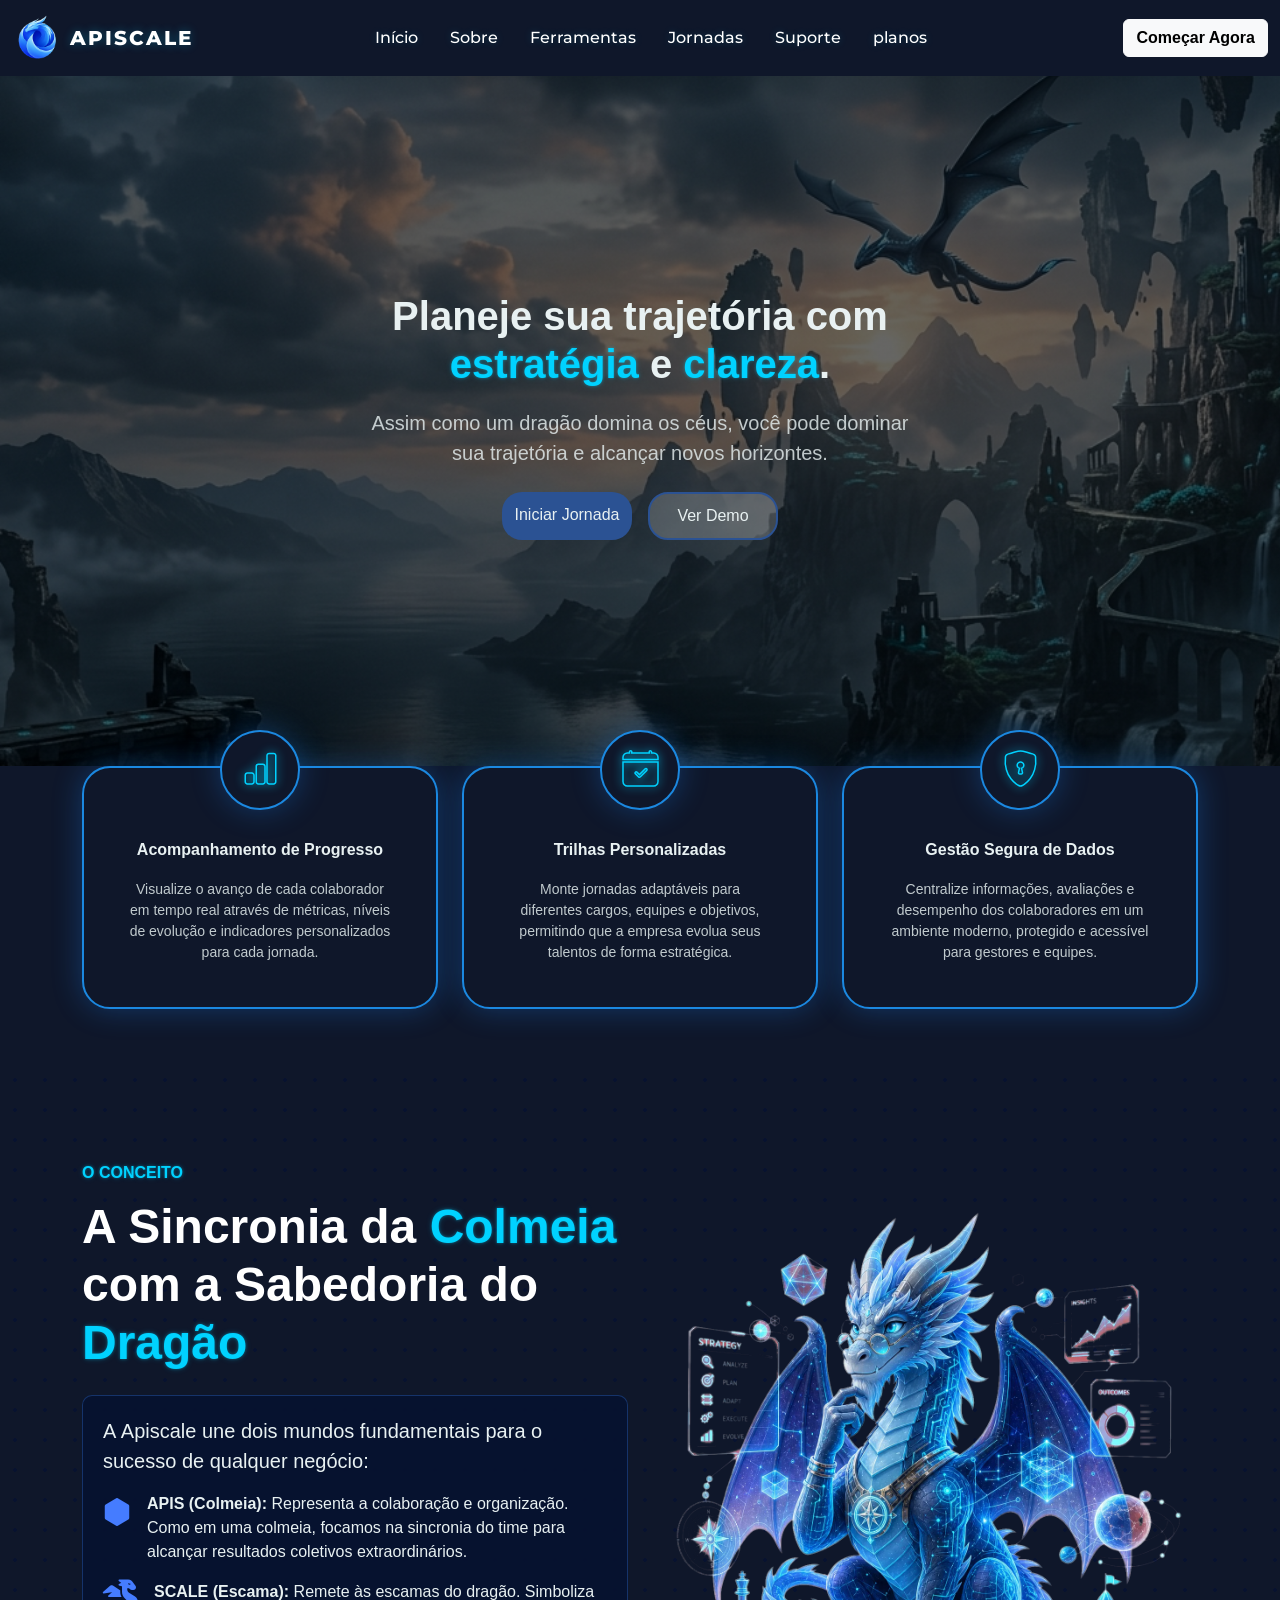
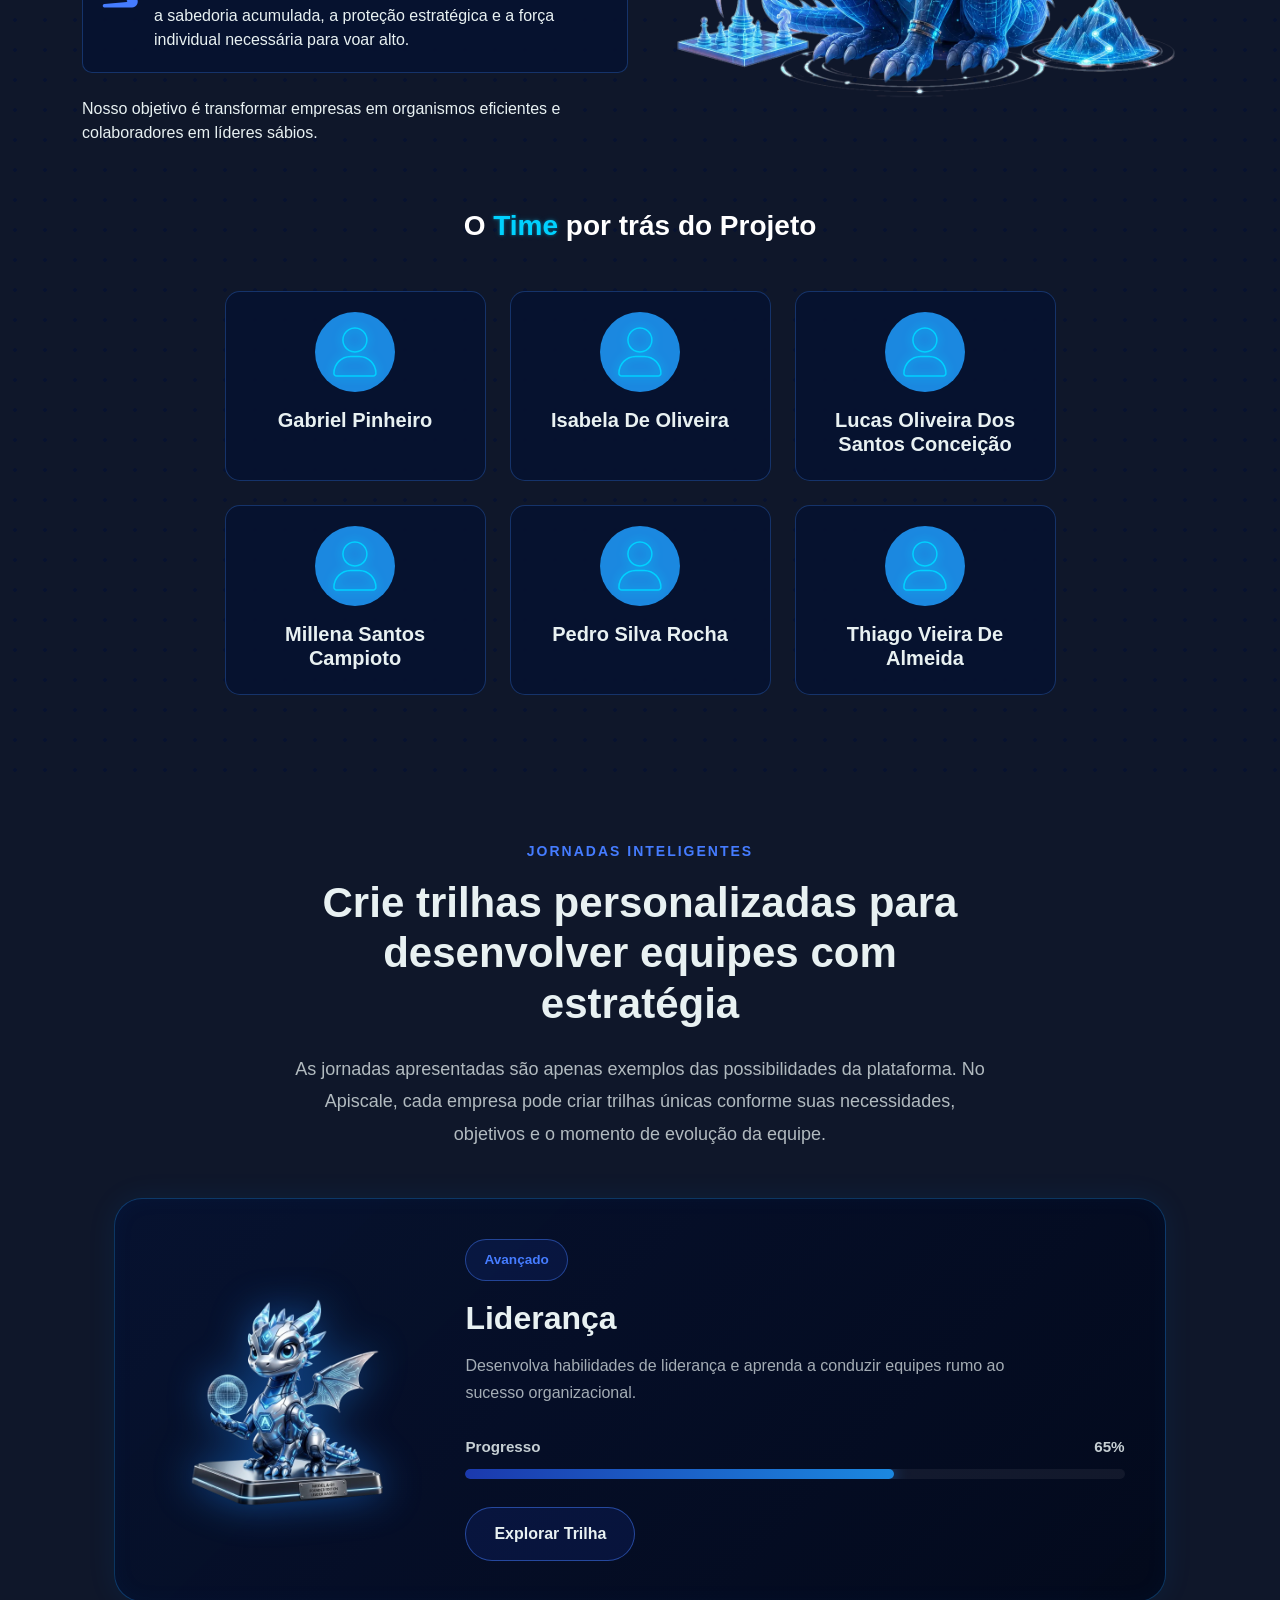
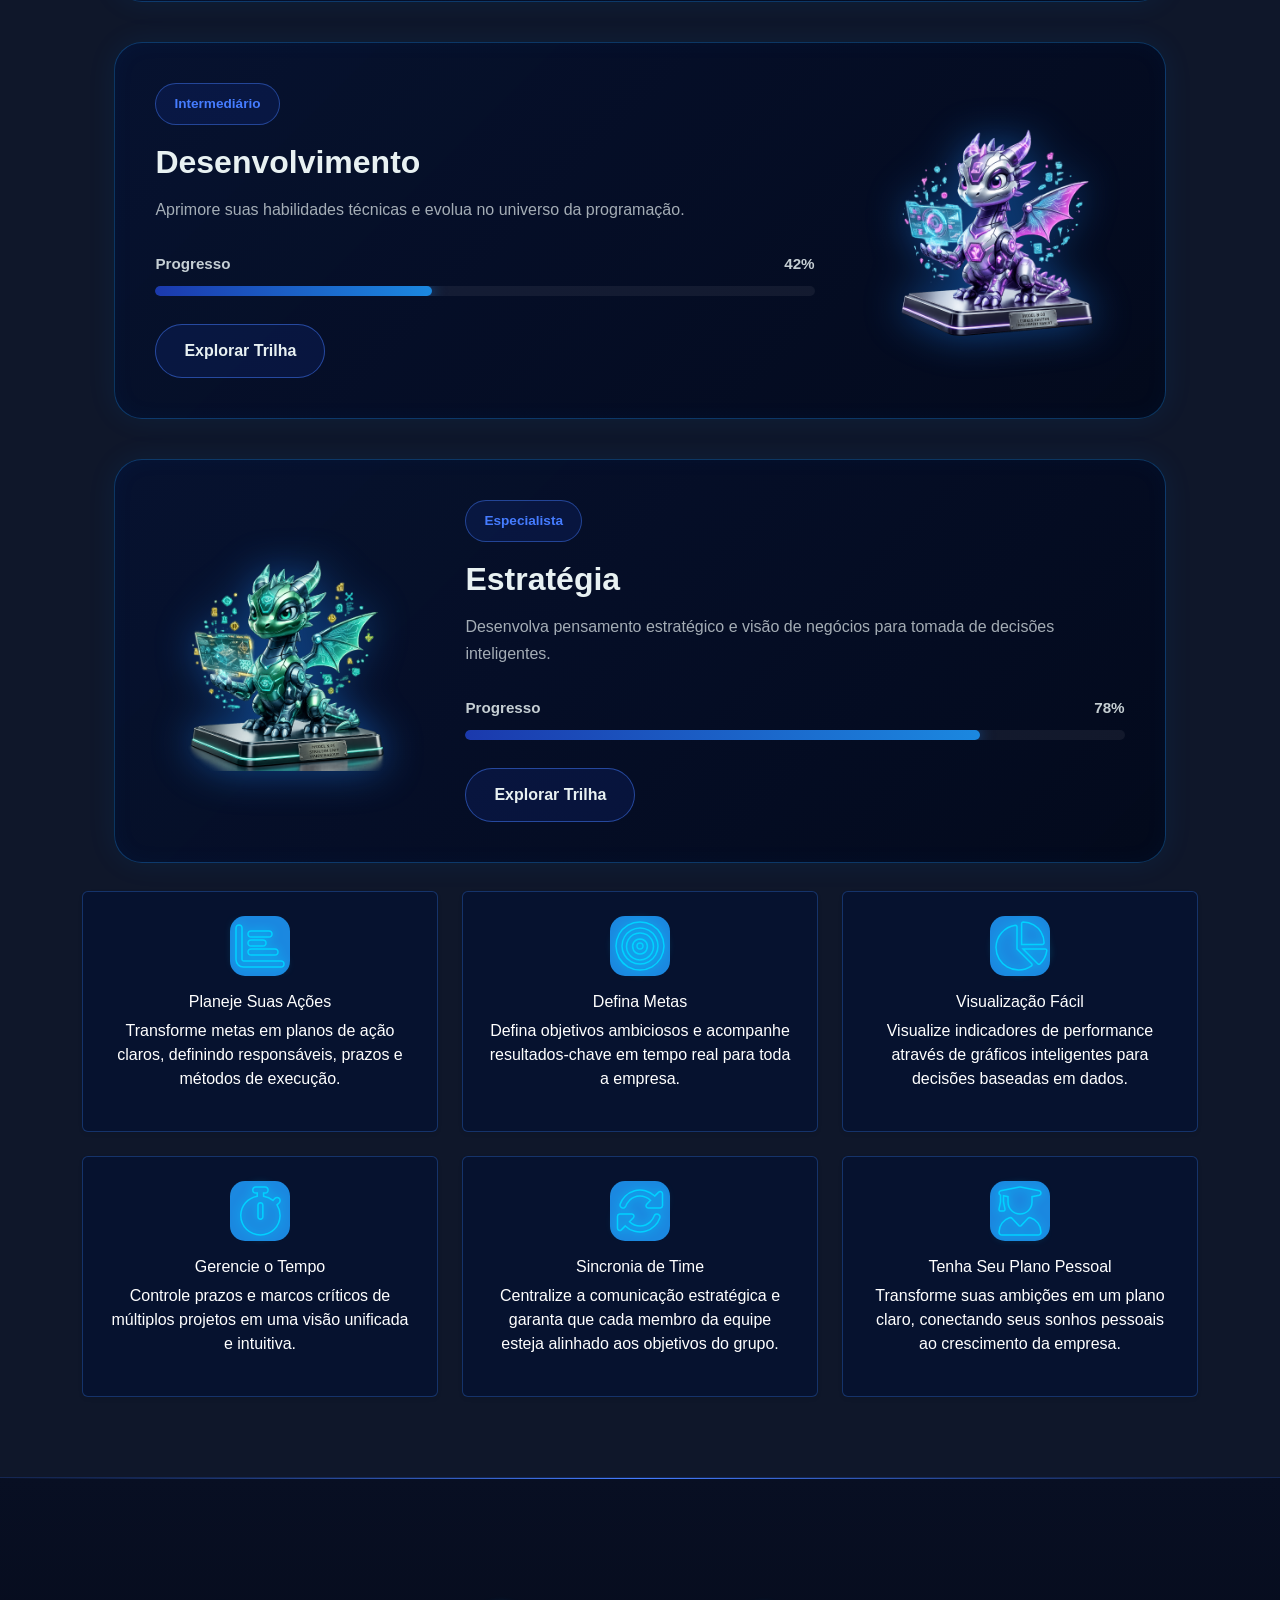
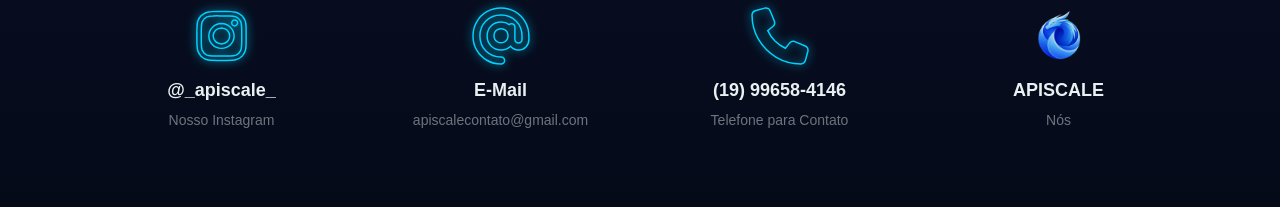
<file: index.html>
<!DOCTYPE html>
<html lang="pt-br">

<head>
    <meta charset="UTF-8">
    <meta name="viewport" content="width=device-width, initial-scale=1.0">
    <!-- Font Awesome -->
    <link rel="stylesheet" href="https://cdnjs.cloudflare.com/ajax/libs/font-awesome/6.7.2/css/all.min.css">
    <link href="https://fonts.googleapis.com/css2?family=Montserrat:wght@700;800&display=swap" rel="stylesheet">
    <!-- Bootstrap CSS-->
    <link href="https://cdn.jsdelivr.net/npm/bootstrap@5.3.8/dist/css/bootstrap.min.css" rel="stylesheet"
        integrity="sha384-sRIl4kxILFvY47J16cr9ZwB07vP4J8+LH7qKQnuqkuIAvNWLzeN8tE5YBujZqJLB" crossorigin="anonymous">
    <!-- Bootstrap Icons -->
    <link rel="stylesheet" href="https://cdn.jsdelivr.net/npm/bootstrap-icons@1.13.1/font/bootstrap-icons.min.css">
    <!-- Link para o css -->
    <link rel="stylesheet" href="./assets/css/style.css">
    <!--Ainda em criação-->
    <link rel="icon" type="image/x-icon" href="/assets/images/logocortada.png">
    <title>Apiscale - Evolua. Construa. Domine.</title>
</head>

<body>
    <header>
        <nav class="navbar navbar-expand-lg bg-dark sticky-top navazulbg" data-bs-theme="dark">
            <div class="container-fluid">
                <a class="navbar-brand d-flex align-items-center gap-2" href="index.html">
                    <img src="assets/images/logocortada.png" alt="Logo Apiscale" width="50" height="50">
                    <span class="brand-text">APISCALE</span>
                </a>

                <button class="navbar-toggler" type="button" data-bs-toggle="collapse" data-bs-target="#navbarNav">
                    <span class="navbar-toggler-icon"></span>
                </button>

                <div class="collapse navbar-collapse" id="navbarNav">
                    <ul class="navbar-nav mx-auto gap-lg-3">
                        <li class="nav-item"><a class="nav-link text-white" href="index.html">Início</a></li>
                        <li class="nav-item"><a class="nav-link text-white" href="#sobre">Sobre</a></li>
                        <li class="nav-item"><a class="nav-link text-white" href="#ferramentas">Ferramentas</a></li>
                        <li class="nav-item"><a class="nav-link text-white" href="#jornadas">Jornadas</a></li>
                        <li class="nav-item"><a class="nav-link text-white" href="./assets/pages/Suporte.html">Suporte</a>
                        </li>
                        <li class="nav-item"><a class="nav-link text-white" href="./assets/pages/planos.html">planos</a>
                        </li>
                    </ul>
                    <a href="./assets/pages/cadastro.html"><button type="button" class="btn btn-light fw-bold">Começar
                            Agora</button></a>
                </div>
            </div>
        </nav>
    </header>

    <section class="hero-section">
        <div class="container">
            <div class="row align-items-center justify-content-center">
                <div class="col-md-6 col-12 text-center">
                    <h1 class="hero-title">Planeje sua trajetória com <span
                            class="text-highlight neon-sobre-wevers">estratégia</span> e
                        <span class="text-highlight neon-sobre-wevers">clareza</span>.
                    </h1>
                    <p class="hero-subtitle">Assim como um dragão domina os céus, você pode dominar sua trajetória e
                        alcançar novos horizontes.</p>
                    <!--Futuramente teremos a linkagem com a tela de login e um vídeo de demonstração do sistema-->
                    <div class="d-flex justify-content-center gap-3 mt-4">
                        <a href="./assets/pages/cadastro.html" class="btn btn-iniciar">Iniciar Jornada</a>
                        <a href="./assets/pages/EmConstrucao.html" class="btn btn-demo">Ver Demo</a>
                    </div>
                </div>
            </div>
        </div>
    </section>
    <section class="Cards-hero">
        <div class="container">
            <div class="row align-items-center justify-content-center">
                <div class="d-flex justify-content-center col-md-4 col-12 text-center mb-3">
                    <div class="card card-hero h-100">
                        <div class="elipse-icon"><i class="bi bi-bar-chart-fill neon-vazado"></i></div>
                        <div class="card-body">
                            <h5 class="card-title"> Acompanhamento de Progresso
                            </h5>
                            <p class="card-text">Visualize o avanço de cada colaborador em tempo real
                                através de métricas, níveis de evolução e indicadores
                                personalizados para cada jornada.</p>
                        </div>
                    </div>
                </div>
                <div class="d-flex justify-content-center col-md-4 col-12 text-center mb-3">
                    <div class="card card-hero h-100">
                        <div class="elipse-icon"><i class="bi bi-calendar-check-fill neon-vazado"></i></div>
                        <div class="card-body">
                            <h5 class="card-title">Trilhas Personalizadas</h5>
                            <p class="card-text">Monte jornadas adaptáveis para diferentes cargos,
                                equipes e objetivos, permitindo que a empresa evolua
                                seus talentos de forma estratégica.</p>
                        </div>
                    </div>
                </div>
                <div class="d-flex justify-content-center col-md-4 col-12 text-center mb-3">
                    <div class="card card-hero h-100">
                        <div class="elipse-icon"><i class="bi bi-shield-lock-fill neon-vazado"></i></div>
                        <div class="card-body">
                            <h5 class="card-title">Gestão Segura de Dados</h5>
                            <p class="card-text">Centralize informações, avaliações e desempenho dos
                                colaboradores em um ambiente moderno, protegido e
                                acessível para gestores e equipes.</p>
                        </div>
                    </div>
                </div>

            </div>
        </div>
    </section>

    <!--Explicação e informações gerais do projeto de forma simplificada, com mascostes gerados por is como forma de demonstração da gamificação que será implementada-->
    <main>
        <section id="sobre" class="about-section py-5">
            <div class="container py-5">
                <div class="row align-items-center mb-5">
                    <div class="col-lg-6">
                        <h6 class="text-primary-emphasis fw-bold text-uppercase mb-3 neon-sobre-wevers">O Conceito</h6>
                        <h2 class="display-5 fw-bold mb-4 text-white">A Sincronia da <span
                                class="text-primary-emphasis neon-sobre-wevers">Colmeia</span> com a Sabedoria do <span
                                class="text-primary-emphasis neon-sobre-wevers">Dragão</span></h2>

                        <div class="concept-box mb-4">
                            <p class="text-gray lead">
                                A <strong>Apiscale</strong> une dois mundos fundamentais para o sucesso de qualquer
                                negócio:
                            </p>

                            <div class="d-flex gap-3 mb-3">
                                <i class="bi bi-hexagon-fill text-primary-emphasis fs-3"></i>
                                <p class="text-gray m-0">
                                    <strong>APIS (Colmeia):</strong> Representa a colaboração e organização. Como em uma
                                    colmeia, focamos na sincronia do time para alcançar resultados coletivos
                                    extraordinários.
                                </p>
                            </div>

                            <div class="d-flex gap-3">
                                <i class="fas fa-dragon text-primary-emphasis fs-3"></i>
                                <p class="text-gray m-0">
                                    <strong>SCALE (Escama):</strong> Remete às escamas do dragão. Simboliza a sabedoria
                                    acumulada, a proteção estratégica e a força individual necessária para voar alto.
                                </p>
                            </div>
                        </div>

                        <p class="text-gray">
                            Nosso objetivo é transformar empresas em organismos eficientes e colaboradores em líderes
                            sábios.
                        </p>
                    </div>
                    <div class="col-lg-6 text-center">
                        <div class="about-icon-glow">
                            <img src="assets/images/sobreImg.webp" alt="Dragão de exemplo para a imagem"
                                class="img-fluid floating-img">
                        </div>
                    </div>
                </div>
                <h3 class="text-center fw-bold mb-5 mt-5 text-white">O <span
                        class="text-primary-emphasis neon-sobre-wevers">Time</span> por trás do Projeto</h3>

                <div class="row g-4 justify-content-center mb-4">
                    <!-- Integrante 1 -->
                    <div class="col-md-3">
                        <div class="team-card">
                            <div class="team-img-box mb-3">
                                <i class="fas fa-user fa-3x neon-vazado"></i>
                            </div>
                            <h5 class="fw-bold mb-1">Gabriel Pinheiro</h5>
                        </div>
                    </div>
                    <!-- Integrante 2 -->
                    <div class="col-md-3">
                        <div class="team-card">
                            <div class="team-img-box mb-3">
                                <i class="fas fa-user fa-3x neon-vazado"></i>
                            </div>
                            <h5 class="fw-bold mb-1">Isabela De Oliveira</h5>
                        </div>
                    </div>
                    <!-- Integrante 3 -->
                    <div class="col-md-3">
                        <div class="team-card">
                            <div class="team-img-box mb-3">
                                <i class="fas fa-user fa-3x neon-vazado"></i>
                            </div>
                            <h5 class="fw-bold mb-1">Lucas Oliveira Dos Santos Conceição</h5>
                        </div>
                    </div>
                </div>
                <div class="row g-4 justify-content-center">
                    <!-- Integrante 4 -->
                    <div class="col-md-3">
                        <div class="team-card">
                            <div class="team-img-box mb-3">
                                <i class="fas fa-user fa-3x neon-vazado"></i>
                            </div>
                            <h5 class="fw-bold mb-1">Millena Santos Campioto</h5>
                        </div>
                    </div>
                    <!-- Integrante 5-->
                    <div class="col-md-3">
                        <div class="team-card">
                            <div class="team-img-box mb-3">
                                <i class="fas fa-user fa-3x neon-vazado"></i>
                            </div>
                            <h5 class="fw-bold mb-1">Pedro Silva Rocha</h5>
                        </div>
                    </div>
                    <!-- Integrante 6 -->
                    <div class="col-md-3">
                        <div class="team-card">
                            <div class="team-img-box mb-3">
                                <i class="fas fa-user fa-3x neon-vazado"></i>
                            </div>
                            <h5 class="fw-bold mb-1">Thiago Vieira De Almeida</h5>
                        </div>
                    </div>
                </div>
            </div>
        </section>

        <!-- SEÇÃO TRILHAS -->
        <section id="jornadas" class="secao-trilhas py-5">
            <div class="container-fluid">

                <!-- TOPO -->
                <div class="row justify-content-center text-center mb-5">
                    <div class="col-lg-8">

                        <span class="subtitulo-jornada d-inline-block mb-3">
                            Jornadas Inteligentes
                        </span>

                        <h2 class="titulo-jornada mb-4">
                            Crie trilhas personalizadas para desenvolver equipes com estratégia
                        </h2>

                        <p class="descricao-jornada">
                            As jornadas apresentadas são apenas exemplos das possibilidades da plataforma.
                            No Apiscale, cada empresa pode criar trilhas únicas conforme suas necessidades,
                            objetivos e o momento de evolução da equipe.
                        </p>

                    </div>
                </div>



                <div class="container-trilhas">
                    <!-- CARD 1 -->
                    <div class="card-trilha esquerda">
                        <div class="area-dragao">
                            <img src="assets/images/dragao-1.png" alt="Dragão Liderança">
                        </div>

                        <div class="conteudo-trilha">
                            <span class="nivel">Avançado</span>

                            <h2>Liderança</h2>

                            <p>
                                Desenvolva habilidades de liderança e aprenda a conduzir equipes
                                rumo ao sucesso organizacional.
                            </p>

                            <div class="titulo-progresso">
                                <span>Progresso</span>
                                <span>65%</span>
                            </div>

                            <div class="barra-progresso">
                                <div class="progresso" style="width: 65%;"></div>
                            </div>

                            <button>Explorar Trilha</button>
                        </div>
                    </div>

                    <!-- CARD 2 -->
                    <div class="card-trilha direita">
                        <div class="area-dragao">
                            <img src="assets/images/dragao-2.png" alt="Dragão Desenvolvimento">
                        </div>

                        <div class="conteudo-trilha">
                            <span class="nivel">Intermediário</span>

                            <h2>Desenvolvimento</h2>

                            <p>
                                Aprimore suas habilidades técnicas e evolua no universo da programação.
                            </p>

                            <div class="titulo-progresso">
                                <span>Progresso</span>
                                <span>42%</span>
                            </div>

                            <div class="barra-progresso">
                                <div class="progresso" style="width: 42%;"></div>
                            </div>

                            <button>Explorar Trilha</button>
                        </div>
                    </div>

                    <!-- CARD 3 -->
                    <div class="card-trilha esquerda">
                        <div class="area-dragao">
                            <img src="assets/images/dragao-3.png" alt="Dragão Estratégia">
                        </div>

                        <div class="conteudo-trilha">
                            <span class="nivel">Especialista</span>

                            <h2>Estratégia</h2>

                            <p>
                                Desenvolva pensamento estratégico e visão de negócios para tomada
                                de decisões inteligentes.
                            </p>

                            <div class="titulo-progresso">
                                <span>Progresso</span>
                                <span>78%</span>
                            </div>

                            <div class="barra-progresso">
                                <div class="progresso" style="width: 78%;"></div>
                            </div>

                            <button>Explorar Trilha</button>
                        </div>
                    </div>

                </div>
            </div>
        </section>
        <section id="ferramentas" class="overlap-section">
            <div class="container">
                <div class="row g-4 gy-4">
                    <div class="col-md-4">
                        <div class="feature-card p-4 rounded shadow-sm text-white">
                            <div class="icon-box mb-3"><i class="fas fa-chart-bar fa-2x neon-vazado"></i></div>
                            <h6>Planeje Suas Ações</h6>
                            <p>Transforme metas em planos de ação claros, definindo responsáveis, prazos e métodos de
                                execução.</p>
                        </div>
                    </div>
                    <div class="col-md-4">
                        <div class="feature-card p-4 rounded shadow-sm text-white">
                            <div class="icon-box mb-3"><i class="fas fa-bullseye fa-2x neon-vazado"></i></div>
                            <h6>Defina Metas</h6>
                            <p>Defina objetivos ambiciosos e acompanhe resultados-chave em tempo real para toda a
                                empresa.</p>
                        </div>
                    </div>
                    <div class="col-md-4">
                        <div class="feature-card p-4 rounded shadow-sm text-white">
                            <div class="icon-box mb-3"><i class="fas fa-chart-pie fa-2x neon-vazado"></i></div>
                            <h6>Visualização Fácil</h6>
                            <p>Visualize indicadores de performance através de gráficos inteligentes para decisões
                                baseadas em dados.</p>
                        </div>
                    </div>
                    <div class="col-md-4">
                        <div class="feature-card p-4 rounded shadow-sm text-white">
                            <div class="icon-box mb-3"><i class="fas fa-stopwatch fa-2x neon-vazado"></i></div>
                            <h6>Gerencie o Tempo</h6>
                            <p>Controle prazos e marcos críticos de múltiplos projetos em uma visão unificada e
                                intuitiva.</p>
                        </div>
                    </div>
                    <div class="col-md-4">
                        <div class="feature-card p-4 rounded shadow-sm text-white">
                            <div class="icon-box mb-3"><i class="fas fa-sync-alt fa-2x neon-vazado"></i></div>
                            <h6>Sincronia de Time</h6>
                            <p>Centralize a comunicação estratégica e garanta que cada membro da equipe esteja alinhado
                                aos objetivos do grupo.</p>
                        </div>
                    </div>
                    <div class="col-md-4">
                        <div class="feature-card p-4 rounded shadow-sm text-white">
                            <div class="icon-box mb-3"><i class="fas fa-user-graduate fa-2x neon-vazado"></i></div>
                            <h6>Tenha Seu Plano Pessoal</h6>
                            <p>Transforme suas ambições em um plano claro, conectando seus sonhos pessoais ao
                                crescimento da empresa.</p>
                        </div>
                    </div>
                </div>
            </div>
        </section>
    </main>


    <footer>
        <section class="stats-custom">
            <div class="container">
                <div class="d-flex row text-center g-4">
                    <div class="col-6 col-md-3">
                        <div class="h-100 p-3 d-flex flex-column align-items-center">
                            <i class="fa-brands fa-instagram neon-vazado fa-5x"></i>
                            <h4 class="fw-bold mt-3">@_apiscale_</h4>
                            <p class="text-secondary mt-auto">Nosso Instagram</p>
                        </div>
                    </div>
                    <div class="col-6 col-md-3">
                        <div class="h-100 p-3 d-flex flex-column align-items-center">
                            <i class="fa-solid fa-at neon-vazado fa-5x"></i>
                            <h4 class="fw-bold mt-3">E-Mail</h4>
                            <p class="text-secondary">apiscalecontato@gmail.com</p>
                        </div>
                    </div>
                    <div class="col-6 col-md-3">
                        <div class="h-100 p-3 d-flex flex-column align-items-center">
                            <i class="fa-solid fa-phone neon-vazado fa-5x"></i>
                            <h4 class="fw-bold mt-3">(19) 99658-4146</h4>
                            <p class="text-secondary">Telefone para Contato</p>
                        </div>
                    </div>
                    <div class="col-6 col-md-3">
                            <div class="h-100 p-3 d-flex flex-column align-items-center">
                                <div class="d-flex align-items-center justify-content-center" style="height: 56px;">
                                    <img src="assets/images/logocortada.png" alt="Mascote" class="img-fluid" style="max-height: 100%;">
                                </div>
                                <h4 class="fw-bold mt-3">APISCALE</h4>
                                <p class="text-secondary mt-auto">Nós</p>
                            </div>
                        </div>
            </section>
        </footer>

    <!-- Bootstrap JS -->
    <script src="https://cdn.jsdelivr.net/npm/bootstrap@5.3.8/dist/js/bootstrap.bundle.min.js"
        integrity="sha384-FKyoEForCGlyvwx9Hj09JcYn3nv7wiPVlz7YYwJrWVcXK/BmnVDxM+D2scQbITxI"
        crossorigin="anonymous"></script>
</body>

</html>
</file>
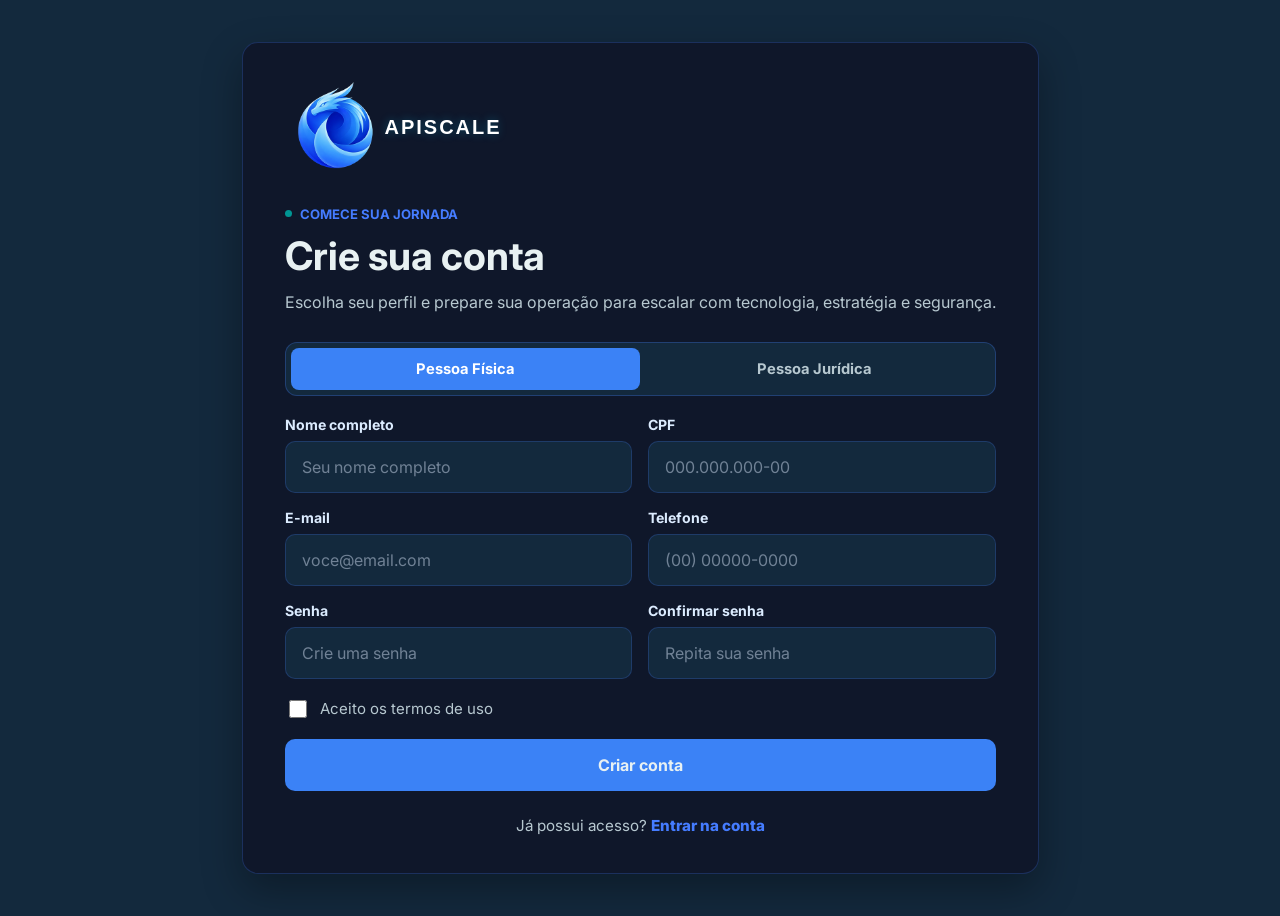
<file: assets/pages/cadastro.html>
<!doctype html>
<html lang="pt-BR">

<head>
  <meta charset="UTF-8" />
  <meta name="viewport" content="width=device-width, initial-scale=1.0" />
  <title>Cadastro | Apiscale</title>
  <link rel="preconnect" href="https://fonts.googleapis.com" />
  <link rel="preconnect" href="https://fonts.gstatic.com" crossorigin />
  <link href="https://fonts.googleapis.com/css2?family=Inter:wght@400;500;600;700;800&display=swap" rel="stylesheet" />
  <link rel="stylesheet" href="../css/cadastro.css" />
  <link rel="icon" type="image/x-icon" href="../images/logocortada.png">
</head>

<body>
  <main class="auth-page">
    <section class="auth-shell signup-shell" aria-labelledby="signup-title">
      <article class="auth-card signup-card">
        <a class="brand" href="../../index.html" aria-label="Voltar ao início da APISCALE">
          <img src="../images/logocortada.png" alt="Logo Apiscale"
            style="width: 100px !important; height: auto !important;">
          <span class="brand-text">APISCALE</span>
        </a>

        <div class="auth-heading">
          <span class="eyebrow">Comece sua jornada</span>
          <h1 id="signup-title">Crie sua conta</h1>
          <p>
            Escolha seu perfil e prepare sua operação para escalar com
            tecnologia, estratégia e segurança.
          </p>
        </div>

        <form class="auth-form signup-form" action="../../assets/pages/planos.html" method="get">
          <div class="account-toggle" aria-label="Tipo de conta">
            <input type="radio" id="person-fisica" name="tipo-conta" checked />
            <input type="radio" id="person-juridica" name="tipo-conta" />

            <div class="toggle-control">
              <label for="person-fisica">Pessoa Física</label>
              <label for="person-juridica">Pessoa Jurídica</label>
              <span class="toggle-indicator" aria-hidden="true"></span>
            </div>

            <div class="signup-panels">
              <div class="fields-panel physical-panel">
                <div class="field">
                  <label for="nome-completo">Nome completo</label>
                  <input type="text" id="nome-completo" name="nome-completo" placeholder="Seu nome completo" />
                </div>

                <div class="field">
                  <label for="cpf">CPF</label>
                  <input type="text" id="cpf" name="cpf" placeholder="000.000.000-00" />
                </div>

                <div class="field">
                  <label for="email-pf">E-mail</label>
                  <input type="email" id="email-pf" name="email-pf" placeholder="voce@email.com" />
                </div>

                <div class="field">
                  <label for="telefone-pf">Telefone</label>
                  <input type="tel" id="telefone-pf" name="telefone-pf" placeholder="(00) 00000-0000" />
                </div>

                <div class="field">
                  <label for="senha-pf">Senha</label>
                  <input type="password" id="senha-pf" name="senha-pf" placeholder="Crie uma senha" />
                </div>

                <div class="field">
                  <label for="confirmar-senha-pf">Confirmar senha</label>
                  <input type="password" id="confirmar-senha-pf" name="confirmar-senha-pf"
                    placeholder="Repita sua senha" />
                </div>
              </div>

              <div class="fields-panel company-panel">
                <div class="field">
                  <label for="razao-social">Razão social</label>
                  <input type="text" id="razao-social" name="razao-social" placeholder="Nome legal da empresa" />
                </div>

                <div class="field">
                  <label for="nome-fantasia">Nome fantasia</label>
                  <input type="text" id="nome-fantasia" name="nome-fantasia" placeholder="Marca ou nome comercial" />
                </div>

                <div class="field">
                  <label for="cnpj">CNPJ</label>
                  <input type="text" id="cnpj" name="cnpj" placeholder="00.000.000/0000-00" />
                </div>

                <div class="field">
                  <label for="email-pj">E-mail corporativo</label>
                  <input type="email" id="email-pj" name="email-pj" placeholder="contato@empresa.com" />
                </div>

                <div class="field">
                  <label for="telefone-pj">Telefone empresarial</label>
                  <input type="tel" id="telefone-pj" name="telefone-pj" placeholder="(00) 0000-0000" />
                </div>

                <div class="field">
                  <label for="responsavel">Nome do responsável</label>
                  <input type="text" id="responsavel" name="responsavel" placeholder="Nome do responsável" />
                </div>

                <div class="field">
                  <label for="cargo-responsavel">Cargo do responsável</label>
                  <input type="text" id="cargo-responsavel" name="cargo-responsavel"
                    placeholder="Ex: CTO, CEO, Gerente" />
                </div>

                <div class="field">
                  <label for="senha-pj">Senha</label>
                  <input type="password" id="senha-pj" name="senha-pj" placeholder="Crie uma senha" />
                </div>

                <div class="field">
                  <label for="confirmar-senha-pj">Confirmar senha</label>
                  <input type="password" id="confirmar-senha-pj" name="confirmar-senha-pj"
                    placeholder="Repita sua senha" />
                </div>
              </div>
            </div>
          </div>

          <label class="terms">
            <input type="checkbox" name="termos" required />
            <span>Aceito os termos de uso</span>
          </label>

          <button class="btn btn-primary" type="submit">Criar conta
          </button>
          <!-- Redirecionar para página de planos futuramente -->
        </form>

        <p class="auth-footer">
          Já possui acesso? <a href="login.html">Entrar na conta</a>
        </p>
      </article>
    </section>
  </main>
</body>

</html>
</file>
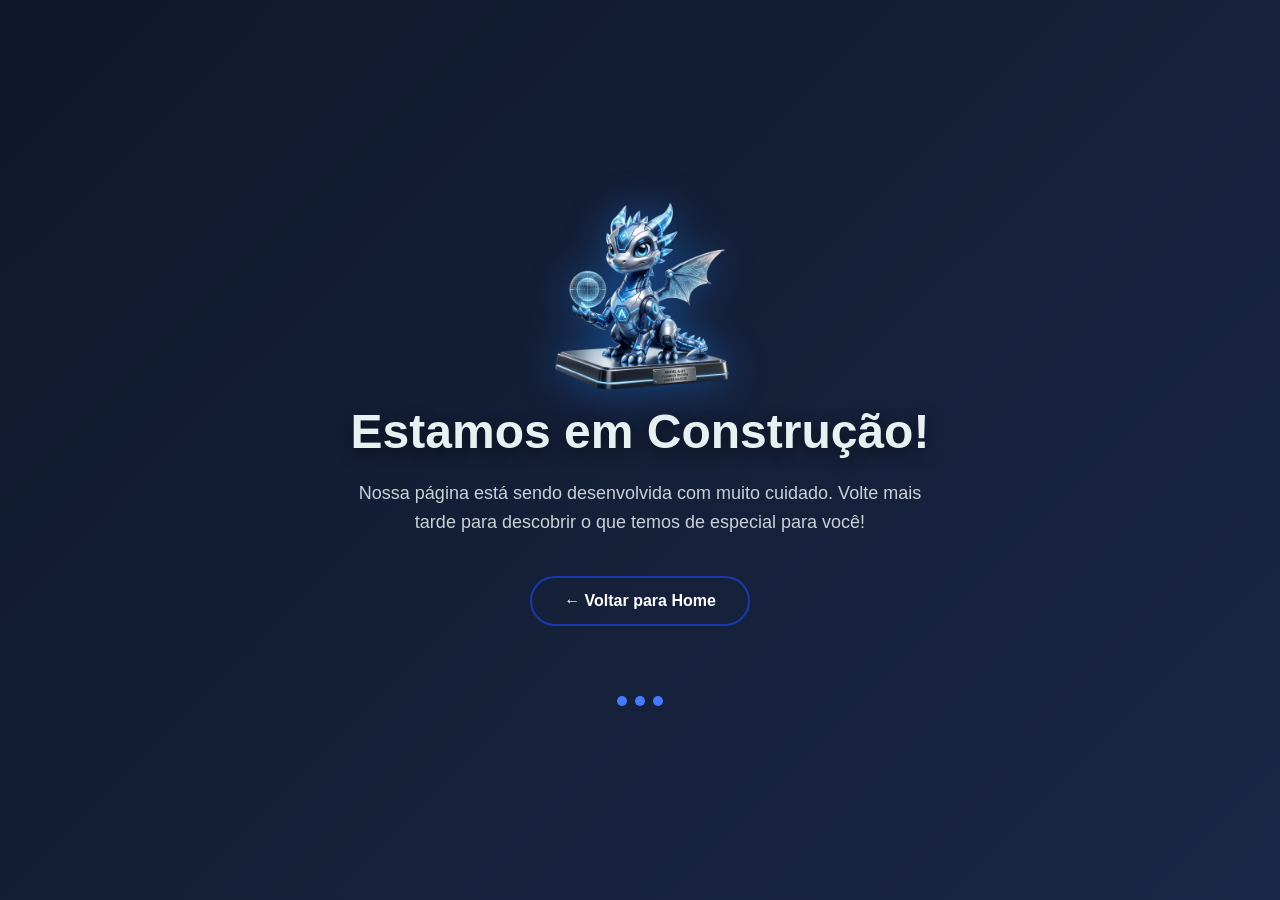
<file: assets/pages/EmConstrucao.html>
<!DOCTYPE html>
<html lang="pt-BR">

<head>
    <meta charset="UTF-8">
    <meta name="viewport" content="width=device-width, initial-scale=1.0">
    <title>Em Construção - Apiscale</title>
    <link rel="stylesheet" href="../css/construcao.css">
</head>

<body>
    <div class="container-construcao">
        <div class="conteudo-construcao">
            <!-- Dragão animado -->
            <div class="dragao-loading">
                <img src="../images/dragao-1.png" alt="Dragão Carregando" class="dragao-img">
            </div>

            <!-- Mensagens -->
            <h1 class="titulo-construcao">Estamos em Construção!</h1>
            <p class="mensagem-construcao">
                Nossa página está sendo desenvolvida com muito cuidado.
                Volte mais tarde para descobrir o que temos de especial para você!
            </p>

            <!-- Link para voltar -->
            <a href="../../index.html" class="btn-voltar">← Voltar para Home</a>

            <!-- Animação de pontos -->
            <div class="pontos-animacao">
                <span class="ponto"></span>
                <span class="ponto"></span>
                <span class="ponto"></span>
            </div>
        </div>
    </div>
</body>

</html>
</file>
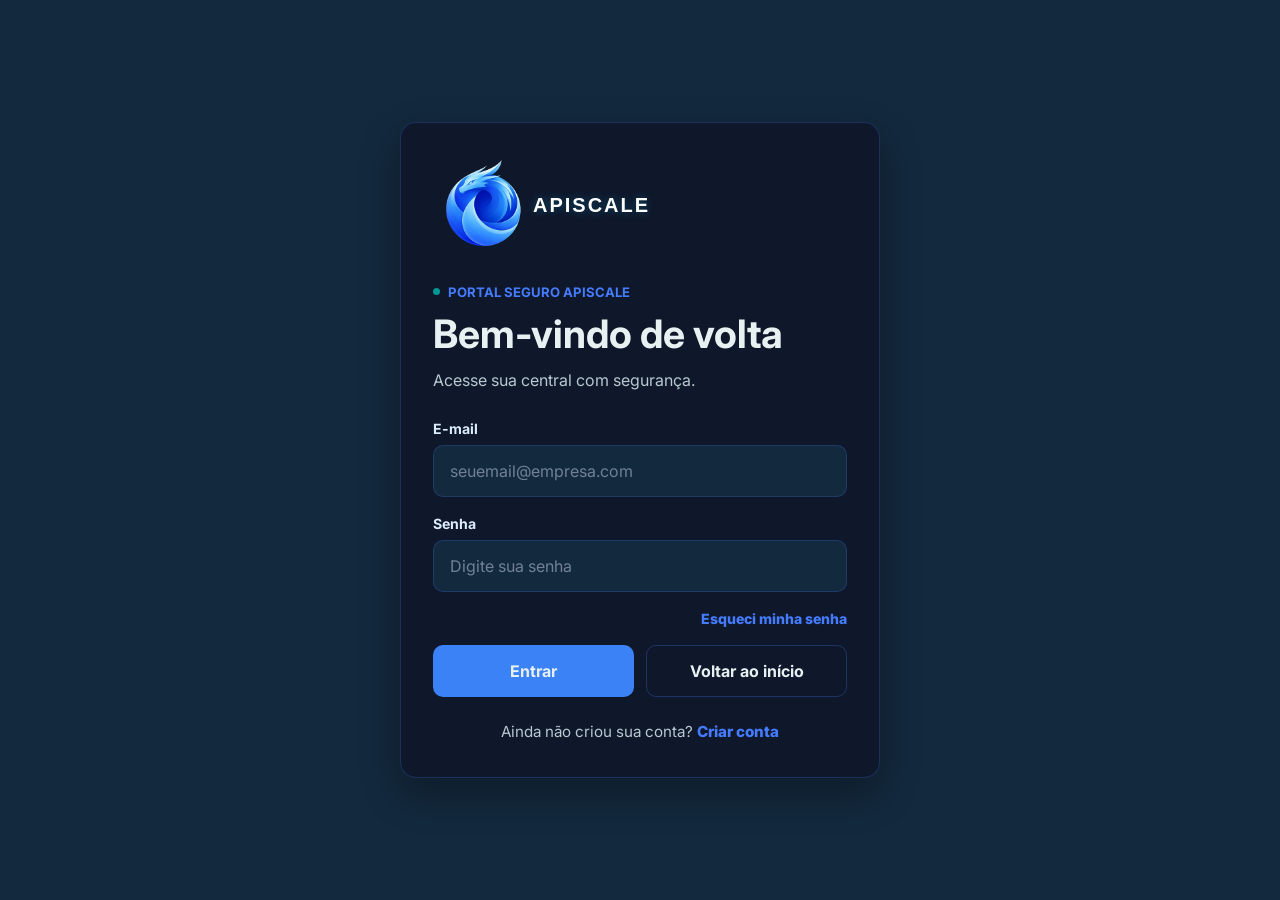
<file: assets/pages/login.html>
<!doctype html>
<html lang="pt-BR">

<head>
  <meta charset="UTF-8" />
  <meta name="viewport" content="width=device-width, initial-scale=1.0" />
  <title>Login | Apiscale</title>
  <link rel="preconnect" href="https://fonts.googleapis.com" />
  <link rel="preconnect" href="https://fonts.gstatic.com" crossorigin />
  <link href="https://fonts.googleapis.com/css2?family=Inter:wght@400;500;600;700;800&display=swap" rel="stylesheet" />
  <link rel="stylesheet" href="../css/cadastro.css" />
  <link rel="icon" type="image/x-icon" href="../images/logocortada.png">
</head>

<body>
  <main class="auth-page">
    <section class="auth-shell auth-shell-login" aria-labelledby="login-title">
      <article class="auth-card">
        <a class="brand" href="../../index.html" aria-label="Voltar ao início da APISCALE">
          <img src="../images/logocortada.png" alt="Logo Apiscale"
            style="width: 100px !important; height: auto !important;">
          <span class="brand-text">APISCALE</span>
        </a>

        <div class="auth-heading">
          <span class="eyebrow">Portal seguro APISCALE</span>
          <h1 id="login-title">Bem-vindo de volta</h1>
          <p>Acesse sua central com segurança.</p>
        </div>

        <form class="auth-form" action="#" method="post">
          <div class="field">
            <label for="login-email">E-mail</label>
            <input type="email" id="login-email" name="email" placeholder="seuemail@empresa.com" required />
          </div>

          <div class="field">
            <label for="login-password">Senha</label>
            <input type="password" id="login-password" name="senha" placeholder="Digite sua senha" required />
          </div>

          <div class="form-links form-links-top">
            <a href="#">Esqueci minha senha</a>
          </div>

          <div class="button-stack">
            <a class="btn btn-primary" href="verificacao.html">Entrar</a>
            <a class="btn btn-secondary" href="../../index.html">Voltar ao início</a>
          </div>
        </form>

        <p class="auth-footer">
          Ainda não criou sua conta?
          <a href="cadastro.html">Criar conta</a>
        </p>
      </article>
    </section>
  </main>
</body>

</html>
</file>
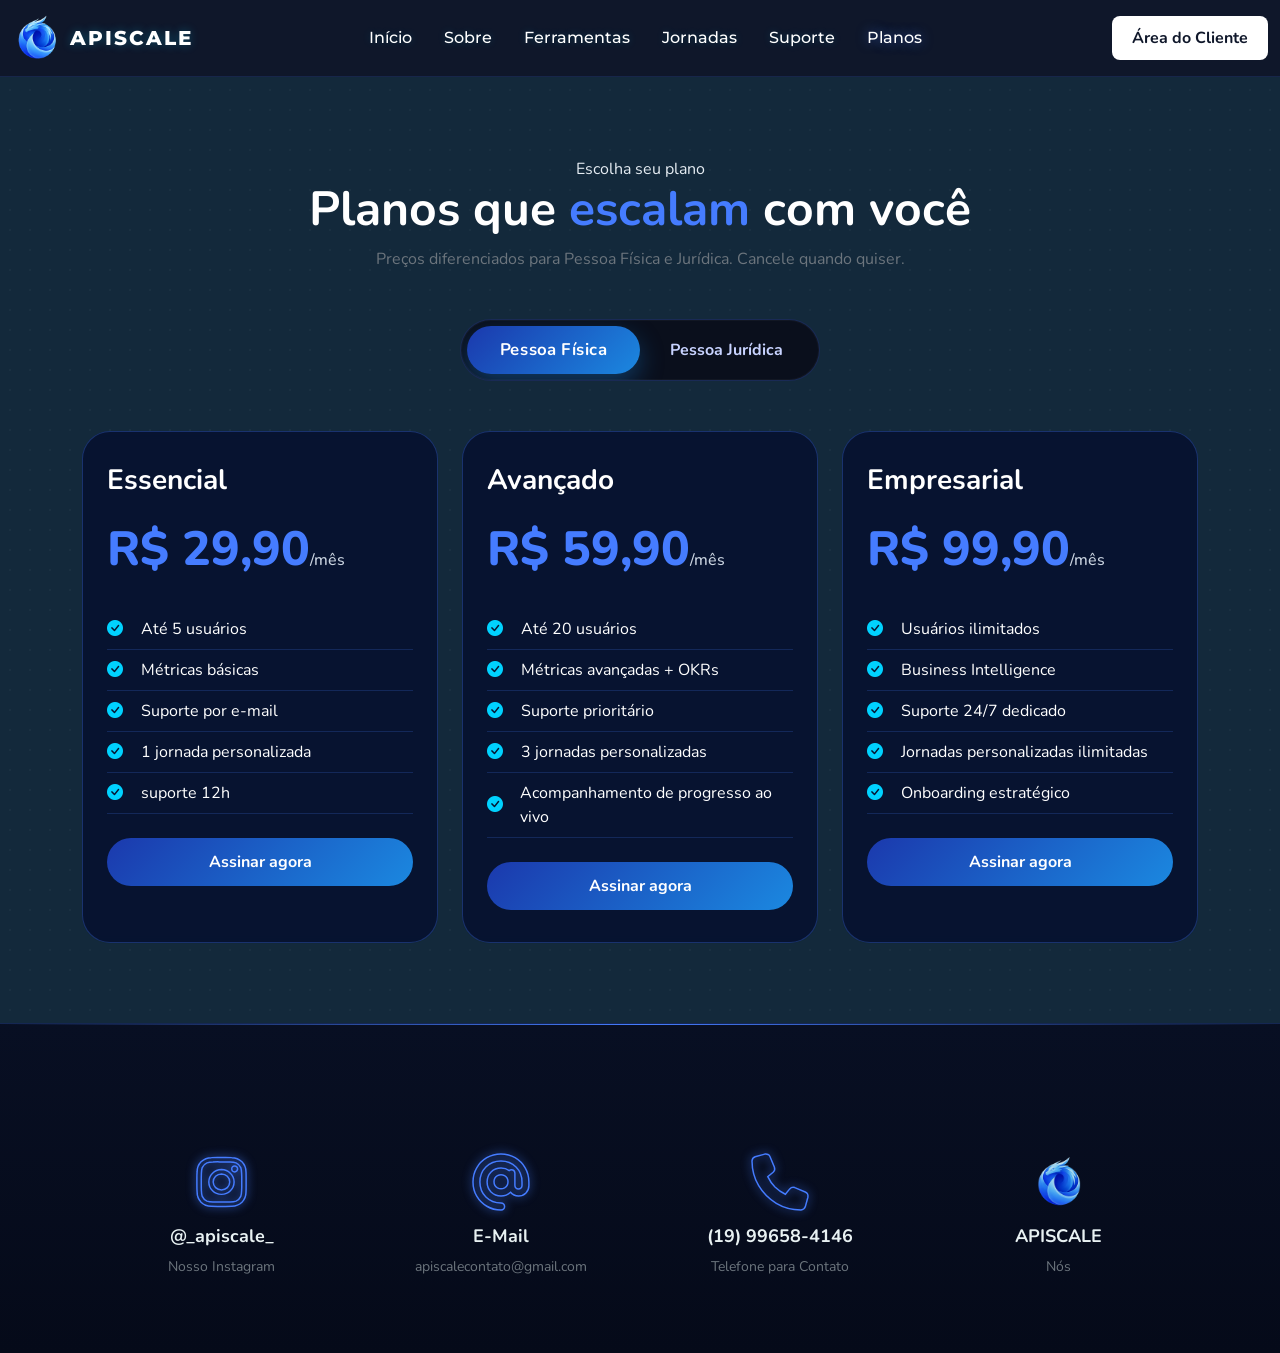
<file: assets/pages/planos.html>
<!DOCTYPE html>
<html lang="pt-BR">
<head>
  <meta charset="UTF-8" />
  <meta name="viewport" content="width=device-width, initial-scale=1.0" />
  <title>Planos | Apiscale</title>

  <link rel="icon" type="image/x-icon" href="../images/logocortada.png">

  <link rel="preconnect" href="https://fonts.googleapis.com" />
  <link rel="preconnect" href="https://fonts.gstatic.com" crossorigin />
  <link href="https://fonts.googleapis.com/css2?family=Montserrat:wght@700;800&display=swap" rel="stylesheet" />
  <link href="https://fonts.googleapis.com/css2?family=Inter:wght@400;500;600;700;800&family=Nunito:wght@400;500;600;700;800&display=swap" rel="stylesheet" />
  <link rel="stylesheet" href="https://cdnjs.cloudflare.com/ajax/libs/font-awesome/6.7.2/css/all.min.css" />
  <link href="https://cdn.jsdelivr.net/npm/bootstrap@5.3.8/dist/css/bootstrap.min.css" rel="stylesheet" />
  <link rel="stylesheet" href="https://cdn.jsdelivr.net/npm/bootstrap-icons@1.13.1/font/bootstrap-icons.min.css" />

  <link rel="stylesheet" href="../css/planos.css" />
  
  <link rel="stylesheet" href="../css/style.css">
</head>
<body>

  <header>
    <nav class="navbar navbar-expand-lg bg-dark sticky-top navazulbg" data-bs-theme="dark">
      <div class="container-fluid">
        <a class="navbar-brand d-flex align-items-center gap-2" href="../../index.html">
          <img src="../images/logocortada.png" alt="Logo Apiscale" width="50" height="50">
          <span class="brand-text">APISCALE</span>
        </a>

        <button class="navbar-toggler" type="button" data-bs-toggle="collapse" data-bs-target="#navbarNav">
          <span class="navbar-toggler-icon"></span>
        </button>

        <div class="collapse navbar-collapse" id="navbarNav">
          <ul class="navbar-nav mx-auto gap-lg-3">
            <li class="nav-item"><a class="nav-link text-white" href="../../index.html">Início</a></li>
            <li class="nav-item"><a class="nav-link text-white" href="../../index.html#sobre">Sobre</a></li>
            <li class="nav-item"><a class="nav-link text-white" href="../../index.html#ferramentas">Ferramentas</a></li>
            <li class="nav-item"><a class="nav-link text-white" href="../../index.html#jornadas">Jornadas</a></li>
            <li class="nav-item"><a class="nav-link text-white" href="Suporte.html">Suporte</a></li>
            <li class="nav-item"><a class="nav-link text-white active" href="./planos.html">Planos</a></li>
          </ul>

          <a href="cadastro.html" class="btn btn-light fw-bold">Área do Cliente</a>
        </div>
      </div>
    </nav>
  </header>

  <main>
    <section class="planos-section">
      <div class="container">
        <div class="text-center mb-5">
          <span class="eyebrow justify-content-center">Escolha seu plano</span>
          <h2 class="display-5 fw-bold text-white">Planos que <span class="text-primary-emphasis">escalam</span> com você</h2>
          <p class="text-secondary">Preços diferenciados para Pessoa Física e Jurídica. Cancele quando quiser.</p>
        </div>

        <div id="tipoSelectorWrapper" class="toggle-planos">
          <div class="account-toggle" aria-label="Tipo de conta">
            <input type="radio" id="plano-pf" name="tipo-plano" value="pf" checked>
            <input type="radio" id="plano-pj" name="tipo-plano" value="pj">
            <div class="toggle-control">
              <label for="plano-pf">Pessoa Física</label>
              <label for="plano-pj">Pessoa Jurídica</label>
              <span class="toggle-indicator"></span>
            </div>
          </div>
        </div>

        <div class="row g-4 justify-content-center" id="planosContainer"></div>
      </div>
    </section>
  </main>

  <footer>
    <section class="stats-custom">
      <div class="container">
        <div class="d-flex row text-center g-4">
          <div class="col-6 col-md-3">
            <div class="h-100 p-3 d-flex flex-column align-items-center">
              <i class="fa-brands fa-instagram neon-vazado fa-5x"></i>
              <h4 class="fw-bold mt-3">@_apiscale_</h4>
              <p class="text-secondary mt-auto">Nosso Instagram</p>
            </div>
          </div>
          <div class="col-6 col-md-3">
            <div class="h-100 p-3 d-flex flex-column align-items-center">
              <i class="fa-solid fa-at neon-vazado fa-5x"></i>
              <h4 class="fw-bold mt-3">E-Mail</h4>
              <p class="text-secondary">apiscalecontato@gmail.com</p>
            </div>
          </div>
          <div class="col-6 col-md-3">
            <div class="h-100 p-3 d-flex flex-column align-items-center">
              <i class="fa-solid fa-phone neon-vazado fa-5x"></i>
              <h4 class="fw-bold mt-3">(19) 99658-4146</h4>
              <p class="text-secondary">Telefone para Contato</p>
            </div>
          </div>
          <div class="col-6 col-md-3">
            <div class="h-100 p-3 d-flex flex-column align-items-center">
              <div class="d-flex align-items-center justify-content-center" style="height: 56px;">
                <img src="../images/logocortada.png" alt="Mascote" class="img-fluid" style="max-height: 100%;">
              </div>
              <h4 class="fw-bold mt-3">APISCALE</h4>
              <p class="text-secondary mt-auto">Nós</p>
            </div>
          </div>
        </div>
      </div>
    </section>
  </footer>

  <script src="https://cdn.jsdelivr.net/npm/bootstrap@5.3.8/dist/js/bootstrap.bundle.min.js"></script>
  <script>
    const precos = {
      pf: {
        essencial: 29.90,
        avancado: 59.90,
        empresarial: 99.90
      },
      pj: {
        essencial: 99.90,
        avancado: 199.90,
        empresarial: 399.90
      }
    };

    const recursos = {
      essencial: ['Até 5 usuários', 'Métricas básicas', 'Suporte por e-mail', '1 jornada personalizada', 'suporte 12h'],
      avancado: ['Até 20 usuários', 'Métricas avançadas + OKRs', 'Suporte prioritário', '3 jornadas personalizadas', 'Acompanhamento de progresso ao vivo'],
      empresarial: ['Usuários ilimitados', 'Business Intelligence', 'Suporte 24/7 dedicado', 'Jornadas personalizadas ilimitadas', 'Onboarding estratégico']
    };

    let tipoAtual = 'pf';

    function exibirPlanos(tipo) {
      const container = document.getElementById('planosContainer');
      const planos = [
        { id: 'essencial', nome: 'Essencial', preco: precos[tipo].essencial, cor: '#457CFF' },
        { id: 'avancado', nome: 'Avançado', preco: precos[tipo].avancado, cor: '#1B88E0' },
        { id: 'empresarial', nome: 'Empresarial', preco: precos[tipo].empresarial, cor: '#009694' }
      ];

      container.innerHTML = planos.map(plano => `
        <div class="col-md-6 col-lg-4">
          <div class="pricing-card text-white">
            <h3 class="fw-bold">${plano.nome}</h3>
            <div class="preco">R$ ${plano.preco.toFixed(2).replace('.', ',')}<small>/mês</small></div>
            <ul>
              ${recursos[plano.id].map(r => `<li><i class="bi bi-check-circle-fill"></i> ${r}</li>`).join('')}
            </ul>
            <button class="btn btn-plano" data-plano="${plano.id}" data-tipo="${tipo}">Assinar agora</button>
          </div>
        </div>
      `).join('');

      document.querySelectorAll('.btn-plano').forEach(btn => {
        btn.addEventListener('click', () => {
          const plano = btn.dataset.plano;
          const tipoConta = btn.dataset.tipo;
          alert(`Redirecionando para checkout do plano ${plano} (${tipoConta === 'pf' ? 'Pessoa Física' : 'Pessoa Jurídica'}).\nValor: R$ ${precos[tipoConta][plano].toFixed(2).replace('.', ',')}`);
        });
      });
    }

    function configurarSeletor() {
      const radioPf = document.getElementById('plano-pf');
      const radioPj = document.getElementById('plano-pj');

      radioPf.checked = true;
      tipoAtual = 'pf';
      exibirPlanos(tipoAtual);

      radioPf.addEventListener('change', () => {
        tipoAtual = 'pf';
        exibirPlanos(tipoAtual);
      });

      radioPj.addEventListener('change', () => {
        tipoAtual = 'pj';
        exibirPlanos(tipoAtual);
      });
    }

    configurarSeletor();
  </script>
</body>
</html>
</file>
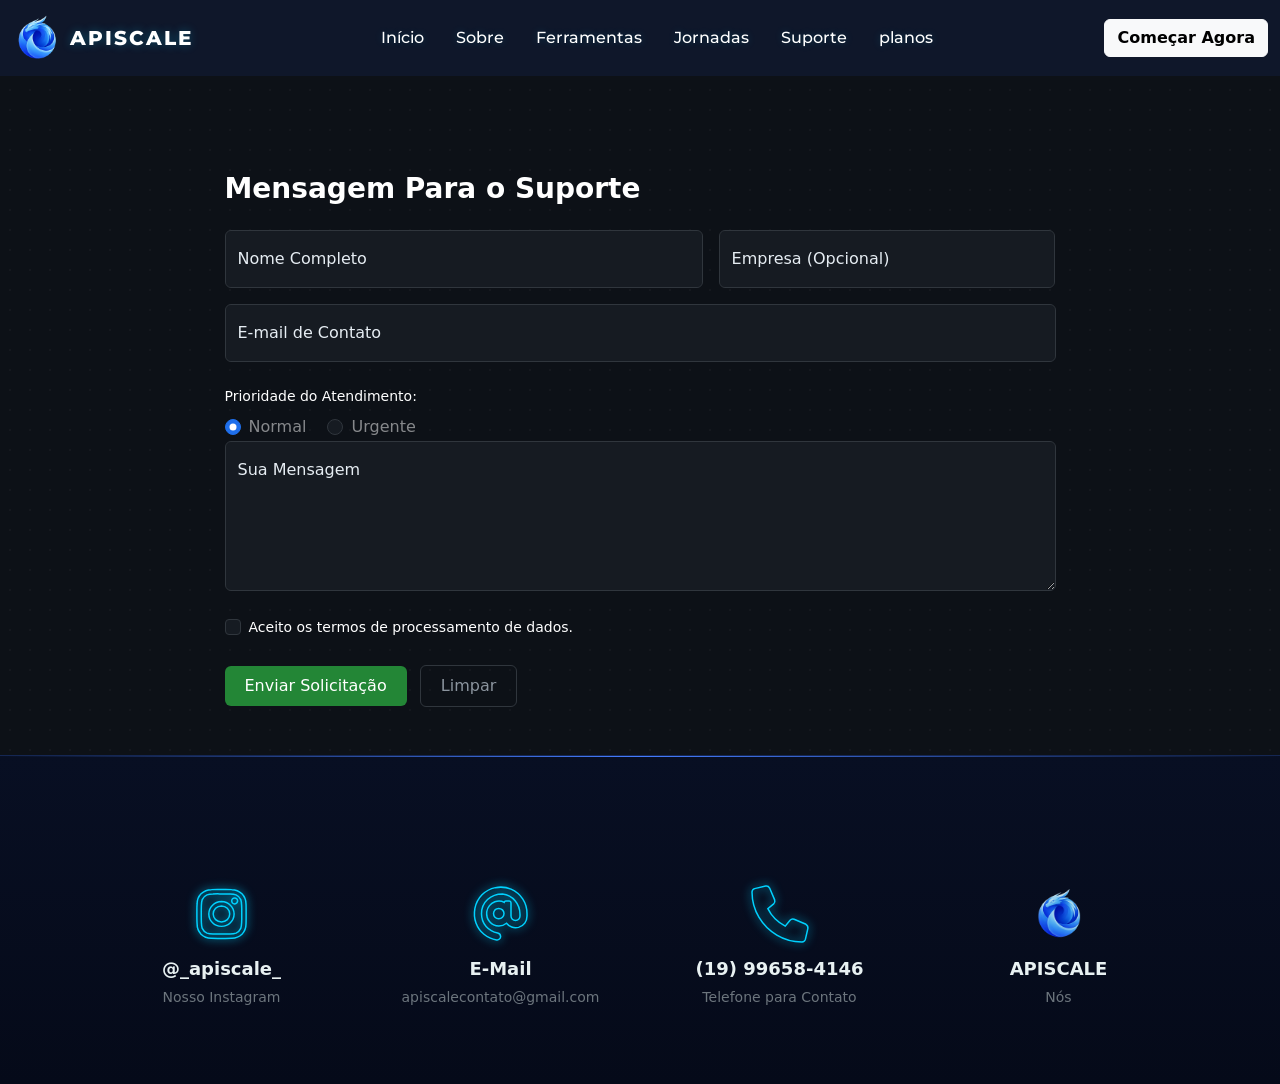
<file: assets/pages/Suporte.html>
<!DOCTYPE html>
<html lang="pt-BR">

<head>
    <meta charset="UTF-8">
    <meta name="viewport" content="width=device-width, initial-scale=1.0">
    <title>Apiscale</title>


    <link rel="icon" type="image/x-icon" href="../images/logocortada.png">

    <link rel="stylesheet" href="https://cdn.jsdelivr.net/npm/bootstrap-icons@1.13.1/font/bootstrap-icons.min.css">
    <link href="https://cdn.jsdelivr.net/npm/bootstrap@5.3.3/dist/css/bootstrap.min.css" rel="stylesheet">
    <link rel="stylesheet" href="https://cdnjs.cloudflare.com/ajax/libs/font-awesome/6.0.0/css/all.min.css">
    <link href="https://fonts.googleapis.com/css2?family=Montserrat:wght@700;800&display=swap" rel="stylesheet">
    <link rel="stylesheet" href="../css/suporte.css">
</head>

<body>

    <header>
        <nav class="navbar navbar-expand-lg bg-dark sticky-top navazulbg" data-bs-theme="dark">
            <div class="container-fluid">
                <a class="navbar-brand d-flex align-items-center gap-2" href="/index.html">
                    <img src="../images/logocortada.png" alt="Logo Apiscale" width="50" height="50">
                    <span class="brand-text">APISCALE</span>
                </a>

                <button class="navbar-toggler" type="button" data-bs-toggle="collapse" data-bs-target="#navbarNav">
                    <span class="navbar-toggler-icon"></span>
                </button>

                <div class="collapse navbar-collapse" id="navbarNav">
                    <ul class="navbar-nav mx-auto gap-lg-3">
                        <li class="nav-item"><a class="nav-link text-white" href="../../index.html">Início</a></li>
                        <li class="nav-item"><a class="nav-link text-white" href="../../index.html#sobre">Sobre</a></li>
                        <li class="nav-item"><a class="nav-link text-white"
                                href="../../index.html#ferramentas">Ferramentas</a></li>
                        <li class="nav-item"><a class="nav-link text-white" href="../../index.html#jornadas">Jornadas</a>
                        </li>
                        <li class="nav-item"><a class="nav-link text-white" href="Suporte.html">Suporte</a></li>
                        <li class="nav-item"><a class="nav-link text-white" href="./planos.html">planos</a>
                        </li>
                    </ul>
                    <a href="cadastro.html"><button type="button" class="btn btn-light fw-bold">Começar
                            Agora</button></a>
                </div>
            </div>
        </nav>
    </header>

    <main>

        <main class="container my-5 pt-5">
            <div class="row justify-content-center">
                <div class="col-lg-9 col-md-11">
                    <h3 class="mb-4 fw-semibold text-white">Mensagem Para o Suporte</h3>

                    <form class="row g-3">
                        <div class="col-md-7">
                            <div class="form-floating">
                                <input type="text" class="form-control" id="nome" placeholder="Nome" required>
                                <label for="nome">Nome Completo</label>
                            </div>
                        </div>

                        <div class="col-md-5">
                            <div class="form-floating">
                                <input type="text" class="form-control" id="empresa" placeholder="Empresa">
                                <label for="empresa">Empresa (Opcional)</label>
                            </div>
                        </div>

                        <div class="col-md-12">
                            <div class="form-floating">
                                <input type="email" class="form-control" id="email" placeholder="E-mail" required>
                                <label for="email">E-mail de Contato</label>
                            </div>
                        </div>

                        <div class="col-md-12 py-2">
                            <label class="form-label text-white small d-block">Prioridade do Atendimento:</label>
                            <div class="form-check form-check-inline">
                                <input type="radio" name="prio" id="p1" class="form-check-input" checked>
                                <label for="p1" class="form-check-label text-white-50">Normal</label>
                            </div>
                            <div class="form-check form-check-inline">
                                <input type="radio" name="prio" id="p2" class="form-check-input">
                                <label for="p2" class="form-check-label text-white-50">Urgente</label>
                            </div>
                            <div class="col-12">
                                <div class="form-floating">
                                    <textarea class="form-control" id="mensagem" placeholder="Sua mensagem"
                                        style="height: 150px" required></textarea>
                                    <label for="mensagem">Sua Mensagem</label>
                                </div>
                            </div>
                        </div>

                        <div class="col-12">
                            <div class="form-check">
                                <input type="checkbox" id="termos" class="form-check-input" required>
                                <label for="termos" class="form-check-label text-white small">Aceito os termos de
                                    processamento de dados.</label>
                            </div>
                        </div>

                        <div class="col-12 mt-4">
                            <button type="submit" class="btn btn-primary-custom">Enviar Solicitação</button>
                            <button type="reset" class="btn btn-outline-custom ms-2">Limpar</button>
                        </div>
                    </form>
                </div>
            </div>
        </main>

        <footer>
            <section class="stats-custom">
                <div class="container">
                    <div class="d-flex row text-center g-4">
                        <div class="col-6 col-md-3">
                            <div class="h-100 p-3 d-flex flex-column align-items-center">
                                <i class="fa-brands fa-instagram neon-vazado fa-5x"></i>
                                <h4 class="fw-bold mt-3">@_apiscale_</h4>
                                <p class="text-secondary mt-auto">Nosso Instagram</p>
                            </div>
                        </div>
                        <div class="col-6 col-md-3">
                            <div class="h-100 p-3 d-flex flex-column align-items-center">
                                <i class="fa-solid fa-at neon-vazado fa-5x"></i>
                                <h4 class="fw-bold mt-3">E-Mail</h4>
                                <p class="text-secondary">apiscalecontato@gmail.com</p>
                            </div>
                        </div>
                        <div class="col-6 col-md-3">
                            <div class="h-100 p-3 d-flex flex-column align-items-center">
                                <i class="fa-solid fa-phone neon-vazado fa-5x"></i>
                                <h4 class="fw-bold mt-3">(19) 99658-4146</h4>
                                <p class="text-secondary">Telefone para Contato</p>
                            </div>
                        </div>
                        <div class="col-6 col-md-3">
                            <div class="h-100 p-3 d-flex flex-column align-items-center">
                                <div class="d-flex align-items-center justify-content-center" style="height: 56px;">
                                    <img src="../images/logocortada.png" alt="Mascote" class="img-fluid" style="max-height: 100%;">
                                </div>
                                <h4 class="fw-bold mt-3">APISCALE</h4>
                                <p class="text-secondary mt-auto">Nós</p>
                            </div>
                        </div>
            </section>
        </footer>


        <script src="https://cdn.jsdelivr.net/npm/bootstrap@5.3.3/dist/js/bootstrap.bundle.min.js"></script>
</body>

</html>
</file>
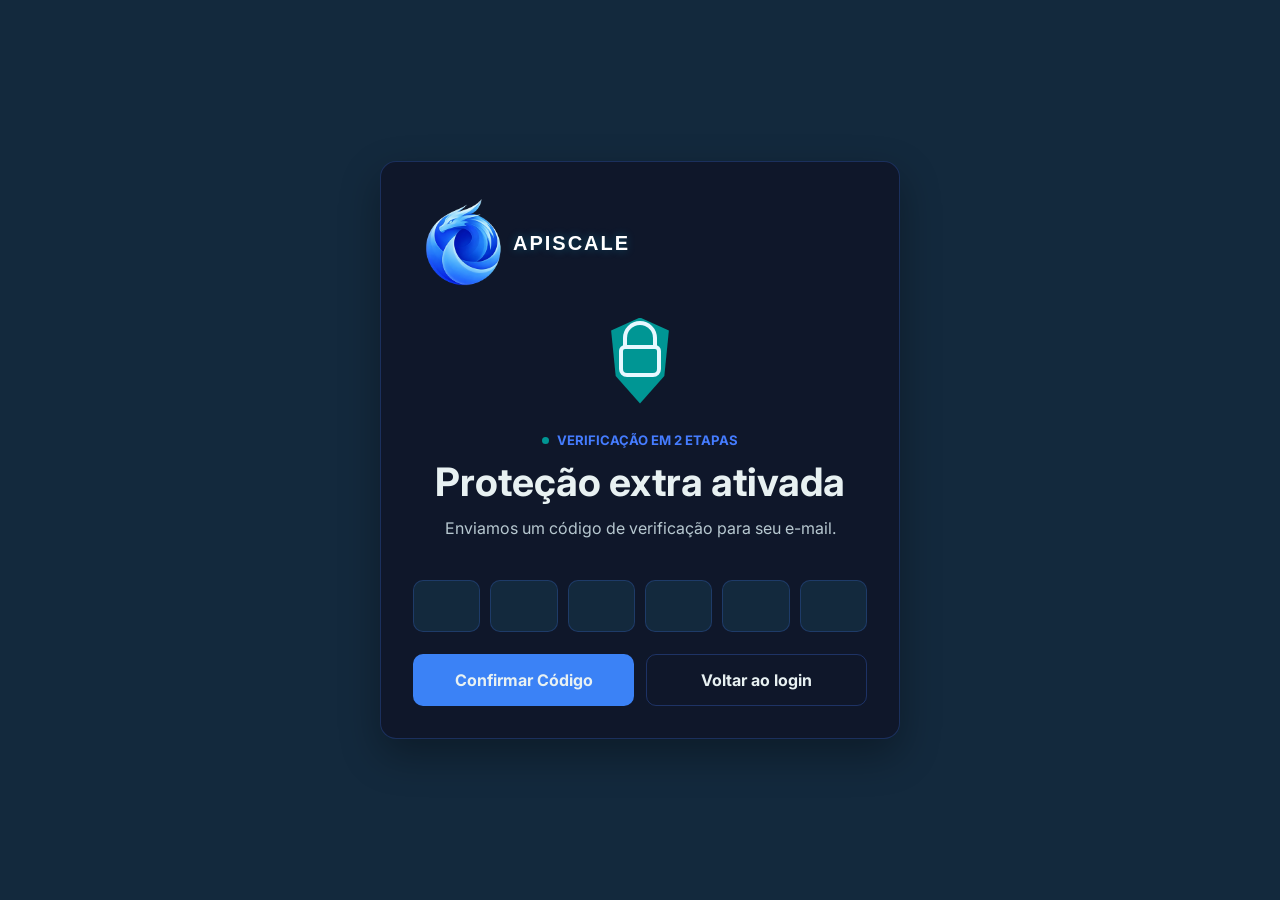
<file: assets/pages/verificacao.html>
<!doctype html>
<html lang="pt-BR">

<head>
  <meta charset="UTF-8" />
  <meta name="viewport" content="width=device-width, initial-scale=1.0" />
  <title>Verificação | Apiscale</title>
  <link rel="preconnect" href="https://fonts.googleapis.com" />
  <link rel="preconnect" href="https://fonts.gstatic.com" crossorigin />
  <link href="https://fonts.googleapis.com/css2?family=Inter:wght@400;500;600;700;800&display=swap" rel="stylesheet" />
  <link rel="stylesheet" href="../css/cadastro.css" />
  <link rel="icon" type="image/x-icon" href="../images/logocortada.png">
</head>

<body>
  <main class="auth-page">
    <section class="auth-shell verify-shell" aria-labelledby="verify-title">
      <article class="auth-card verify-card">
        <a class="brand" href="../../index.html" aria-label="Voltar ao início da APISCALE">
          <img src="../images/logocortada.png" alt="Logo Apiscale"
            style="width: 100px !important; height: auto !important;">
          <span class="brand-text">APISCALE</span>
        </a>

        <div class="security-mark" aria-hidden="true">
          <span></span>
        </div>

        <div class="auth-heading compact">
          <span class="eyebrow">Verificação em 2 etapas</span>
          <h1 id="verify-title">Proteção extra ativada</h1>
          <p>Enviamos um código de verificação para seu e-mail.</p>
        </div>

<form class="auth-form" action="../../assets/pages/dashboard.html" method="get">

  <fieldset class="code-group" aria-label="Código de verificação com 6 dígitos">
    <input type="text" inputmode="numeric" maxlength="1" aria-label="Dígito 1" />
    <input type="text" inputmode="numeric" maxlength="1" aria-label="Dígito 2" />
    <input type="text" inputmode="numeric" maxlength="1" aria-label="Dígito 3" />
    <input type="text" inputmode="numeric" maxlength="1" aria-label="Dígito 4" />
    <input type="text" inputmode="numeric" maxlength="1" aria-label="Dígito 5" />
    <input type="text" inputmode="numeric" maxlength="1" aria-label="Dígito 6" />
  </fieldset>

  <div class="button-stack verify-actions">
    <button type="submit" class="btn btn-primary">
      Confirmar Código
    </button>

    <a class="btn btn-secondary" href="login.html">
      Voltar ao login
    </a>
  </div>

</form>
      </article>
    </section>
  </main>
</body>

</html>
</file>
<file: assets/css/style.css>
@charset "UTF-8";
* {
  margin: 0;
  padding: 0;
  font-family: "Nunito", sans-serif;
}

header {
  background-color: #0F172A;
}

.navbar .navbar-brand {
  width: 150px;
  height: auto;
}
.navbar .nav-item .nav-link {
  color: #E8F1F2;
  font-size: 16px;
  font-weight: 500;
}
.navbar .nav-item .nav-link:hover {
  color: #457CFF;
}
.navbar .btn-comecar {
  background-color: #fff;
  padding: 8px 16px;
  border-radius: 15px;
  color: #457CFF;
  font-size: 16px;
  font-weight: 600;
}
.navbar .btn-comecar:hover {
  background-color: #457CFF;
  color: #fff;
}

.hero-section {
  background-image: linear-gradient(rgba(0, 0, 0, 0.6), rgba(0, 0, 0, 0.6)), url("../images/FundoHero.png");
  background-size: cover;
  background-position: center;
  background-repeat: no-repeat;
  background-attachment: fixed;
  color: #E8F1F2;
  min-height: 80vh;
  padding: 40px 0 80px;
  display: flex;
  align-items: center;
}
.hero-section .hero-title {
  font-size: 40px;
  font-weight: 700;
  color: #E8F1F2;
}
.hero-section .hero-title .text-highlight {
  color: #457CFF;
}
.hero-section .hero-subtitle {
  font-size: 20px;
  color: #E8F1F2;
  opacity: 0.8;
  margin-top: 20px;
  font-weight: 500;
}
.hero-section .btn-iniciar,
.hero-section .btn-demo {
  padding: 10px 0px;
  min-width: 130px;
  border-radius: 20px;
  color: #E8F1F2;
  font-size: 16px;
  font-weight: 500;
  transition: all 0.3s ease;
}
.hero-section .btn-iniciar {
  background-color: #2B5293;
}
.hero-section .btn-iniciar:hover {
  background-color: #457CFF;
  box-shadow: 0 0 26px rgba(27, 136, 255, 0.45);
  transform: translateY(-2px);
}
.hero-section .btn-demo {
  background: rgba(255, 255, 255, 0.2);
  border: 2px solid #2B5293;
}
.hero-section .btn-demo:hover {
  background: #fff;
  color: #2B5293;
  box-shadow: 0 0 26px rgba(27, 136, 255, 0.25);
  transform: translateY(-2px);
}

.hero-section {
  position: relative;
  z-index: 0;
}

.Cards-hero {
  margin-top: -30px;
  padding: 0 0 40px;
  position: relative;
  z-index: 1;
  background-color: #0F172A;
}

.Cards-hero .card-hero {
  position: relative;
  background-color: #0F172A;
  border: 2px solid #1B88E0;
  border-radius: 28px;
  padding: 3.5rem 1.75rem 1.75rem;
  box-shadow: 0 0 30px rgba(27, 136, 255, 0.3);
  overflow: visible;
  min-height: 200px;
  transition: transform 0.3s ease, box-shadow 0.3s ease;
}

.Cards-hero .card-hero:hover {
  transform: translateY(-8px);
  box-shadow: 0 30px 80px rgba(15, 23, 42, 0.45);
}

.Cards-hero .elipse-icon {
  position: absolute;
  top: -38px;
  left: 50%;
  transform: translateX(-50%);
  z-index: 2;
  width: 80px;
  height: 80px;
  border-radius: 50%;
  background: #0F172A;
  border: 2px solid #1B88E0;
  display: flex;
  align-items: center;
  justify-content: center;
  box-shadow: 0 0 30px rgba(27, 136, 255, 0.3);
  color: #457CFF;
}

.Cards-hero .elipse-icon i {
  font-size: 35px;
}

.Cards-hero .card-body {
  padding-top: 1rem;
}

.Cards-hero .card-title {
  color: #E8F1F2;
  font-size: 16px;
  font-weight: 700;
  margin-bottom: 20px;
}

.Cards-hero .card-text {
  color: rgba(232, 241, 242, 0.82);
  font-size: 14px;
}

/* =========================================================
   SEÇÃO TRILHAS
========================================================= */
/* =========================================================
   SEÇÃO TRILHAS
========================================================= */
.secao-trilhas {
  width: 100%;
  padding: 80px 8%;
  background-color: #0F172A;
}
.secao-trilhas .subtitulo-jornada {
  display: inline-block;
  color: #457CFF;
  font-size: 14px;
  font-weight: 700;
  letter-spacing: 2px;
  text-transform: uppercase;
  margin-bottom: 20px;
}
.secao-trilhas .titulo-jornada {
  color: #E8F1F2;
  font-size: 42px;
  font-weight: 800;
  max-width: 800px;
  margin: 0 auto 24px;
  line-height: 1.2;
}
.secao-trilhas .descricao-jornada {
  color: rgba(232, 241, 242, 0.75);
  font-size: 18px;
  line-height: 1.8;
  max-width: 780px;
  margin: 0 auto;
}
.secao-trilhas .container-trilhas {
  display: flex;
  flex-direction: column;
  gap: 40px;
}

  /* =========================================================
     CARD
  ========================================================= */

.secao-trilhas .card-trilha {
  width: 100%;
  min-height: 280px;
  background: linear-gradient(135deg, rgba(7, 18, 48, 0.95), rgba(3, 10, 28, 0.98));
  border: 1px solid rgba(27, 136, 224, 0.35);
  border-radius: 28px;
  padding: 40px;
  display: flex;
  align-items: center;
  gap: 50px;
  position: relative;
  overflow: hidden;
  box-shadow: 0 0 30px rgba(27, 136, 255, 0.08), inset 0 0 25px rgba(27, 136, 255, 0.04);
  transition: 0.4s ease;
}
.secao-trilhas .card-trilha:hover {
  transform: translateY(-5px);
  border-color: rgba(69, 124, 255, 0.7);
  box-shadow: 0 0 40px rgba(27, 136, 255, 0.2), inset 0 0 30px rgba(27, 136, 255, 0.06);
}

  /* =========================================================
     CARD INVERTIDO
  ========================================================= */

.secao-trilhas .card-trilha.direita {
  flex-direction: row-reverse;
}

  /* =========================================================
     ÁREA DO DRAGÃO
  ========================================================= */

.secao-trilhas .card-trilha .area-dragao {
  width: 260px;
  display: flex;
  justify-content: center;
  align-items: center;
  flex-shrink: 0;
}
.secao-trilhas .card-trilha .area-dragao img {
  width: 100%;
  max-width: 220px;
  -o-object-fit: contain;
     object-fit: contain;
  filter: drop-shadow(0 0 20px rgba(27, 136, 255, 0.45));
}

  /* =========================================================
     CONTEÚDO
  ========================================================= */

.secao-trilhas .card-trilha .conteudo-trilha {
  flex: 1;
}
.secao-trilhas .card-trilha .conteudo-trilha .nivel {
  display: inline-flex;
  padding: 10px 18px;
  border-radius: 999px;
  background: rgba(27, 57, 173, 0.18);
  border: 1px solid rgba(69, 124, 255, 0.45);
  color: #457CFF;
  font-size: 0.85rem;
  font-weight: 700;
  margin-bottom: 18px;
}
.secao-trilhas .card-trilha .conteudo-trilha h2 {
  font-size: 2rem;
  font-weight: 700;
  color: #E8F1F2;
  margin-bottom: 14px;
}
.secao-trilhas .card-trilha .conteudo-trilha p {
  color: rgba(232, 241, 242, 0.7);
  line-height: 1.7;
  margin-bottom: 30px;
  max-width: 600px;
}

  /* =========================================================
     PROGRESSO
  ========================================================= */

.secao-trilhas .card-trilha .titulo-progresso {
  display: flex;
  justify-content: space-between;
  margin-bottom: 10px;
  color: rgba(232, 241, 242, 0.85);
  font-size: 0.95rem;
  font-weight: 600;
}
.secao-trilhas .card-trilha .barra-progresso {
  width: 100%;
  height: 10px;
  background: rgba(255, 255, 255, 0.06);
  border-radius: 999px;
  overflow: hidden;
  margin-bottom: 28px;
}
.secao-trilhas .card-trilha .barra-progresso .progresso {
  height: 100%;
  border-radius: 999px;
  background: linear-gradient(90deg, #1B39AD, #1B88E0);
  box-shadow: 0 0 15px rgba(27, 136, 255, 0.6);
}

  /* =========================================================
     BOTÃO
  ========================================================= */

.secao-trilhas .card-trilha button {
  padding: 14px 28px;
  border-radius: 999px;
  border: 1px solid rgba(69, 124, 255, 0.5);
  background: rgba(27, 57, 173, 0.18);
  color: #E8F1F2;
  font-weight: 700;
  cursor: pointer;
  transition: 0.3s ease;
}
.secao-trilhas .card-trilha button:hover {
  background: #2B5293;
  transform: scale(1.03);
  box-shadow: 0 0 20px rgba(27, 136, 255, 0.5);
}

/* =========================================================
   SEÇÕES ADICIONADAS
========================================================= */
.about-section {
  background-image: radial-gradient(rgba(7, 18, 48, 0.95) 2px, #0F172A 2px);
  background-size: 30px 30px;
  position: relative;
}

.concept-box {
  background-color: rgba(7, 18, 48, 0.95);
  padding: 20px;
  border-radius: 10px;
  border: 1px solid rgba(59, 130, 246, 0.3);
}

.team-card {
  background-color: rgba(7, 18, 48, 0.95);
  padding: 20px;
  border-radius: 15px;
  border: 1px solid rgba(59, 130, 246, 0.3);
  text-align: center;
  transition: transform 0.3s ease, box-shadow 0.3s ease;
  height: 100%;
  color: #E8F1F2;
}

.team-card:hover {
  transform: translateY(-5px);
  box-shadow: 0 5px 15px rgba(59, 130, 246, 0.2);
}

.team-img-box {
  width: 80px;
  height: 80px;
  background-color: #1B88E0;
  border-radius: 50%;
  display: flex;
  align-items: center;
  justify-content: center;
  margin: 0 auto;
  color: white;
}

.about-icon-glow {
  position: relative;
}

.floating-img {
  animation: float 3s ease-in-out infinite;
}

@keyframes float {
  0%, 100% {
    transform: translateY(0px);
  }
  50% {
    transform: translateY(-10px);
  }
}
.text-gray {
  color: #E8F1F2 !important;
}

.overlap-section {
  margin-top: -100px;
  position: relative;
  z-index: 10;
  padding: 80px 0;
}

.feature-card {
  background-color: rgba(7, 18, 48, 0.95);
  padding: 40px 30px;
  border-radius: 20px;
  border: 1px solid rgba(59, 130, 246, 0.3);
  text-align: center;
  transition: transform 0.3s ease, box-shadow 0.3s ease;
  height: 100%;
}

.feature-card:hover {
  transform: translateY(-10px);
  box-shadow: 0 10px 30px rgba(59, 130, 246, 0.2);
}

.icon-box {
  width: 60px;
  height: 60px;
  background-color: #1B88E0;
  border-radius: 15px;
  display: flex;
  align-items: center;
  justify-content: center;
  margin: 0 auto 25px;
  font-size: 1.5rem;
  color: white;
}

/* =========================================================
   RESET DE ESPAÇAMENTO
========================================================= */
html,
body {
  margin: 0;
  padding: 0;
  background-color: #0F172A;
  overflow-x: hidden;
}

main {
  margin-bottom: 0;
  padding-bottom: 0;
}

/* =========================================================
   FOOTER
========================================================= */


footer {
  background: linear-gradient(180deg, rgb(8, 15, 35) 0%, rgb(5, 10, 25) 100%);
  border-top: 1px solid rgba(69, 124, 255, 0.25);
  padding: 70px 0 40px;
  position: relative;
  overflow: hidden;
}
footer::before {
  content: "";
  position: absolute;
  top: 0;
  left: 0;
  width: 100%;
  height: 1px;
  background: linear-gradient(90deg, transparent, #457CFF, transparent);
}

.stats-custom {
  background: transparent;
  padding: 0;
  margin: 0;
  border: none;
}
.stats-custom .row {
  margin: 0;
}
.stats-custom .col-6,
.stats-custom .col-md-3 {
  background: transparent !important;
  border: none !important;
  box-shadow: none !important;
  padding: 20px;
  transform: none !important;
}
.stats-custom h4 {
  color: #E8F1F2;
  font-size: 18px;
  font-weight: 700;
  margin-top: 18px;
  margin-bottom: 8px;
}
.stats-custom p {
  color: rgba(232, 241, 242, 0.7);
  margin: 0;
  font-size: 14px;
}
.stats-custom img {
  max-width: 180px;
  opacity: 0.95;
}
.stats-custom i {
  font-size: 3.5rem;
}

.stats-custom .col-6:hover,
.stats-custom .col-md-3:hover {
  transform: translateY(-4px);
  transition: 0.3s ease;
}

.stats-custom .col-6:hover i,
.stats-custom .col-md-3:hover i {
  filter: drop-shadow(0 0 10px rgba(0, 210, 255, 0.6));
}


.stat-item h3 {
  font-size: 3rem;
  font-weight: 700;
  color: #E8F1F2;
  margin-bottom: 0.5rem;
}

.stat-item p {
  color: rgba(232, 241, 242, 0.75);
  margin-bottom: 0;
}

.text-primary-emphasis {
  color: #457CFF !important;
}

@media (min-width: 992px) {
  .nav-item.dropdown .dropdown-menu {
    display: block !important;
    visibility: hidden;
    opacity: 0;
    left: 50%;
    transform: translateX(-50%) translateY(15px);
    transition: all 0.3s ease-in-out;
    pointer-events: none;
  }
  .nav-item.dropdown .dropdown-menu.show {
    visibility: visible;
    opacity: 1;
    transform: translateX(-50%) translateY(0);
    pointer-events: auto;
  }
}
@media (max-width: 991px) {
  .dropdown-menu {
    min-width: 100% !important;
  }
}
.neon-vazado {
  color: transparent !important;
  -webkit-text-stroke: 1.5px #00d2ff;
  filter: drop-shadow(0 0 5px #00d2ff);
  transition: all 0.3s ease;
}

.feature-card:hover .neon-vazado {
  -webkit-text-stroke: 1.5px #fff;
  filter: drop-shadow(0 0 10px #00d2ff) drop-shadow(0 0 20px #00d2ff);
}

.brand-text {
  font-family: "Montserrat", sans-serif;
  font-weight: 800;
  letter-spacing: 2px;
  font-size: 1.25rem;
  color: #fff;
  text-transform: uppercase;
  text-shadow: 0 0 10px rgba(0, 210, 255, 0.3);
}

.navbar-nav .nav-link {
  color: #ffffff !important;
  font-family: "Montserrat", sans-serif;
  font-weight: 500;
  transition: all 0.3s ease;
  text-shadow: 0 0 8px rgba(0, 210, 255, 0.2);
}

.navbar-nav .nav-link:hover {
  color: #ffffff !important;
  text-shadow: 0 0 15px rgba(0, 210, 255, 0.8);
}

.navbar-nav .nav-link.active {
  color: #ffffff !important;
  text-shadow: 0 0 12px rgba(0, 210, 255, 0.6);
}

.hero-fixed h1 .text-primary-emphasis {
  color: #00d2ff !important;
  text-shadow: 0 0 3px rgba(0, 210, 255, 0.4), 0 0 6px rgba(0, 210, 255, 0.2);
  font-weight: 800;
  display: inline-block;
}

.neon-sobre-wevers {
  color: #00d2ff !important;
  text-shadow: 0 0 3px rgba(0, 210, 255, 0.4), 0 0 6px rgba(0, 210, 255, 0.2);
  font-weight: 800;
  display: inline-block;
}

/* =========================================================
   RESPONSIVO
========================================================= */
@media (max-width: 900px) {
  .secao-trilhas .card-trilha,
  .secao-trilhas .card-trilha.direita {
    flex-direction: column;
    text-align: center;
  }
  .secao-trilhas .titulo-progresso {
    text-align: left;
  }
  .secao-trilhas .area-dragao {
    width: 100%;
  }
  .secao-trilhas .conteudo-trilha p {
    max-width: 100%;
  }
}/*# sourceMappingURL=style.css.map */

.margem-nos {
    padding: 1.5rem !important;
}

.navazulbg {
    background-color: #0F172A !important;
}

.fontenav {
    color: #ffffff !important;
    font-family: 'Montserrat', sans-serif;
    font-weight: 500;
    transition: all 0.3s ease;
    text-shadow: 0 0 8px rgba(0, 210, 255, 0.2);}
</file>
<file: assets/css/cadastro.css>
:root {
    /* O :root guarda variáveis globais que podem ser usadas no CSS inteiro. */
    /* Variáveis de cor da paleta principal. */
    --cor-fundo: #13293d;
    --cor-card: #0f172a;
    --azul-principal: #3b82f6;
    --azul-escuro: #1b39ad;
    --azul-claro: #457cff;
    --verde-agua: #009694;
    --azul-medio: #1b88e0;
    --texto-principal: #e8f1f2;
    --texto-suave: #b7c8d0;
    --cor-borda: rgba(69, 124, 255, 0.24);

    /* Variáveis de aparência usadas em cards e elementos arredondados. */
    --sombra-card: 0 16px 40px rgba(0, 0, 0, 0.32);
    --borda-arredondada: 16px;
}

/* O seletor universal (*) aplica essa regra para todos os elementos. */
* {
    /* Faz padding e borda entrarem no cálculo da largura do elemento. */
    box-sizing: border-box;
}

html {
    /* Deixa a rolagem mais suave quando usamos links com âncora. */
    scroll-behavior: smooth;
}

body {
    /* Garante que o corpo da página ocupe pelo menos a altura inteira da tela. */
    min-height: 100vh;

    /* Remove a margem padrão que o navegador coloca no body. */
    margin: 0;

    /* Define a fonte principal e uma fonte reserva caso a Inter não carregue. */
    font-family: "Inter", Arial, sans-serif;

    /* Usa a variável de cor do texto. */
    color: var(--texto-principal);

    /* Usa a cor sólida de fundo definida no :root. */
    background: var(--cor-fundo);
}

a {
    /* Faz o link herdar a cor do elemento pai. */
    color: inherit;

    /* Remove o sublinhado padrão dos links. */
    text-decoration: none;
}

button,
input {
    /* Faz botões e inputs usarem a mesma fonte do restante da página. */
    font: inherit;
}

.auth-page {
    /* Container geral das páginas de autenticação. */
    position: relative;

    /* Mantém a página ocupando a altura inteira da tela. */
    min-height: 100vh;

    /* Evita barra de rolagem horizontal caso algum item passe um pouco da largura. */
    overflow-x: hidden;

    /* Espaçamento interno da página. */
    padding: 42px 18px;

    /* Isola efeitos visuais dentro desse contexto. */
    isolation: isolate;
}

/* =============================
   Layout principal
============================= */

.auth-shell {
    /* Limita a largura máxima do conteúdo. */
    width: min(1120px, 100%);

    /* Altura mínima descontando o padding vertical da página. */
    min-height: calc(100vh - 84px);

    /* Centraliza o container na tela. */
    margin: 0 auto;

    /* Grid ajuda a centralizar e organizar os cards. */
    display: grid;
    align-items: center;
    justify-content: center;

    /* Espaço entre cards quando existir mais de um. */
    gap: 24px;
}

.auth-shell-login {
    /* Define uma coluna para o card de login. */
    grid-template-columns: minmax(310px, 480px);
}

.verify-shell {
    /* Deixa a página de verificação um pouco mais estreita. */
    width: min(520px, 100%);
}

.signup-shell {
    /* O cadastro precisa de mais largura porque possui mais campos. */
    width: min(840px, 100%);
}

.auth-card {
    /* Card usado nas telas de login, cadastro e verificação. */
    position: relative;
    width: 100%;

    /* Espaço interno do card. */
    padding: 32px;

    /* Esconde qualquer conteúdo que passe das bordas arredondadas. */
    overflow: hidden;

    /* Borda fina com a cor definida na variável --cor-borda. */
    border: 1px solid var(--cor-borda);

    /* Bordas arredondadas usando a variável global. */
    border-radius: var(--borda-arredondada);

    /* Cor de fundo do card. */
    background: var(--cor-card);

    /* Sombra para destacar o card do fundo. */
    box-shadow: var(--sombra-card);
}

.verify-card {
    /* Organiza os elementos da verificação em coluna. */
    display: flex;
    flex-direction: column;

    /* Centraliza o conteúdo verticalmente dentro do card. */
    justify-content: center;

    /* Garante uma altura mínima para o card não ficar muito achatado. */
    min-height: 420px;
}

.signup-card {
    /* clamp define um valor mínimo, ideal e máximo para o padding lateral. */
    padding: 34px clamp(22px, 5vw, 42px);
}

.brand {
    /* Link que envolve a logo. */
    display: inline-flex;
    align-items: center;

    /* Limita o tamanho da logo. */
    max-width: 205px;
    margin-bottom: 24px;

    /* Suaviza a mudança de opacidade no hover. */
    transition: opacity 0.2s ease;
}

.brand:hover {
    /* Efeito simples quando passa o mouse na logo. */
    opacity: 0.86;
}

.brand img {
    /* Faz a imagem respeitar o tamanho da .brand. */
    display: block;
    width: 100%;

    /* Mantém a proporção original da imagem. */
    height: auto;
}

.auth-heading {
    /* Espaçamento entre o cabeçalho e o formulário. */
    margin-bottom: 26px;
}

.auth-heading.compact {
    /* Versão mais compacta e centralizada, usada na verificação. */
    margin-bottom: 22px;
    text-align: center;
}

.eyebrow {
    /* Texto pequeno acima do título. */
    display: inline-flex;
    align-items: center;
    gap: 8px;
    margin-bottom: 12px;
    color: var(--azul-claro);
    font-size: 0.82rem;
    font-weight: 700;
    letter-spacing: 0;
    text-transform: uppercase;
}

.eyebrow::before {
    /* Cria a bolinha decorativa antes do texto sem precisar colocar no HTML. */
    content: "";
    width: 7px;
    height: 7px;
    border-radius: 50%;
    background: var(--verde-agua);
}

h1,
h2,
p {
    /* Remove a margem superior padrão desses elementos. */
    margin-top: 0;
}

h1 {
    /* Título principal das páginas. */
    margin-bottom: 12px;

    /* clamp deixa o título responsivo sem exagerar no tamanho. */
    font-size: clamp(1.8rem, 4vw, 2.45rem);
    line-height: 1.1;
    letter-spacing: 0;
}

h2 {
    /* Título secundário, caso a página use h2. */
    margin-bottom: 12px;
    font-size: clamp(1.45rem, 3vw, 1.9rem);
    line-height: 1.15;
    letter-spacing: 0;
}

.auth-heading p,
.auth-footer {
    /* Cor e espaçamento de textos auxiliares. */
    color: var(--texto-suave);
    line-height: 1.7;
}

/* =============================
   Forms
============================= */

.auth-form {
    /* Deixa os campos do formulário empilhados. */
    display: grid;

    /* Espaçamento entre os campos. */
    gap: 18px;
}

.field {
    /* Cada campo possui label e input organizados em coluna. */
    display: grid;
    gap: 8px;
}

.field label {
    /* Estilo dos textos acima dos inputs. */
    color: #dcecff;
    font-size: 0.88rem;
    font-weight: 700;
}

.field input,
.code-group input {
    /* Estilo base dos inputs comuns e dos inputs do código 2FA. */
    width: 100%;
    min-height: 52px;
    border: 1px solid rgba(69, 124, 255, 0.22);
    border-radius: 10px;
    outline: none;
    color: var(--texto-principal);
    background: #13293d;

    /* Suaviza as mudanças quando o input recebe foco. */
    transition: border-color 0.2s ease, box-shadow 0.2s ease, background 0.2s ease;
}

.field input {
    /* Espaçamento interno horizontal dos inputs normais. */
    padding: 0 16px;
}

.field input::placeholder {
    /* Cor do texto de exemplo dentro dos inputs. */
    color: rgba(169, 184, 204, 0.62);
}

.field input:focus,
.code-group input:focus {
    /* Estilo quando o usuário clica ou navega até o input. */
    border-color: var(--azul-claro);
    background: #0f172a;
    box-shadow: 0 0 0 3px rgba(69, 124, 255, 0.18);
}

.form-links {
    /* Alinha links pequenos, como "Esqueci minha senha", à direita. */
    display: flex;
    justify-content: flex-end;
    font-size: 0.88rem;
}

.form-links a,
.auth-footer a {
    /* Estilo dos links importantes dentro das telas de autenticação. */
    color: var(--azul-claro);
    font-weight: 800;
}

.form-links a:hover,
.auth-footer a:hover {
    /* Mostra sublinhado ao passar o mouse para indicar que é clicável. */
    text-decoration: underline;
}

.button-stack {
    /* Organiza dois botões lado a lado. */
    display: grid;
    grid-template-columns: 1fr 1fr;
    gap: 12px;
}

.btn {
    /* Classe base de todos os botões e links com aparência de botão. */
    display: inline-flex;
    align-items: center;
    justify-content: center;
    min-height: 52px;
    padding: 0 18px;
    border: 0;
    border-radius: 10px;
    cursor: pointer;
    color: var(--texto-principal);
    font-weight: 700;
    letter-spacing: 0;

    /* Transição suave para hover. */
    transition: background 0.2s ease, border-color 0.2s ease, opacity 0.2s ease;
}

.btn:hover {
    /* Feedback simples ao passar o mouse. */
    opacity: 0.9;
}

.btn-primary {
    /* Botão principal da tela. */
    background: var(--azul-principal);
    box-shadow: none;
}

.btn-primary:hover {
    /* Cor do botão principal no hover. */
    background: var(--azul-escuro);
}

.btn-secondary {
    /* Botão secundário, usado para ações menos importantes. */
    border: 1px solid rgba(69, 124, 255, 0.28);
    background: transparent;
}

.btn-secondary:hover {
    /* Hover do botão secundário. */
    border-color: var(--azul-claro);
    background: rgba(69, 124, 255, 0.08);
}

.auth-footer {
    /* Texto no rodapé do card, como "Criar conta" ou "Entrar". */
    margin: 22px 0 0;
    text-align: center;
    font-size: 0.95rem;
}

/* =============================
   Visual 2FA section
============================= */

.security-mark {
    /* Desenha o escudo da página de verificação. */
    width: 76px;
    height: 86px;
    margin: 0 auto 24px;
    display: grid;
    place-items: center;

    /* clip-path recorta o elemento no formato de escudo. */
    clip-path: polygon(50% 0, 88% 15%, 82% 68%, 50% 100%, 18% 68%, 12% 15%);
    background: var(--verde-agua);
}

.security-mark span {
    /* Parte principal do cadeado dentro do escudo. */
    width: 42px;
    height: 32px;
    position: relative;
    border: 4px solid #e7f8ff;
    border-radius: 8px;
    border-top-left-radius: 6px;
    border-top-right-radius: 6px;
}

.security-mark span::before {
    /* Cria a haste superior do cadeado. */
    content: "";
    position: absolute;
    left: 50%;
    bottom: 24px;
    width: 26px;
    height: 24px;
    border: 4px solid #e7f8ff;
    border-bottom: 0;
    border-radius: 18px 18px 0 0;
    transform: translateX(-50%);
}

.code-group {
    /* Grupo dos 6 inputs do código de verificação. */
    display: grid;
    grid-template-columns: repeat(6, 1fr);
    gap: 10px;

    /* Remove estilos padrão do fieldset. */
    min-width: 0;
    margin: 0;
    padding: 0;
    border: 0;
}

.code-group input {
    /* Centraliza o número digitado em cada caixinha. */
    padding: 0;
    text-align: center;
    font-size: 1.25rem;
    font-weight: 800;
}

.verify-actions {
    /* Pequeno respiro acima dos botões da página de verificação. */
    margin-top: 4px;
}

/* =============================
   Signup switch and panels
============================= */

.account-toggle {
    /* Área que contém os radios e os painéis PF/PJ. */
    display: grid;
    gap: 20px;
}

.account-toggle > input {
    /* Esconde os radio buttons reais, mas eles continuam funcionando. */
    position: absolute;
    opacity: 0;
    pointer-events: none;
}

.toggle-control {
    /* Visual do seletor Pessoa Física / Pessoa Jurídica. */
    position: relative;
    display: grid;
    grid-template-columns: 1fr 1fr;
    min-height: 54px;
    padding: 5px;
    border: 1px solid rgba(69, 124, 255, 0.28);
    border-radius: 12px;
    background: #13293d;
}

.toggle-control label {
    /* Cada label funciona como uma opção clicável do seletor. */
    z-index: 1;
    display: grid;
    place-items: center;
    min-width: 0;
    border-radius: 8px;
    cursor: pointer;
    color: var(--texto-suave);
    font-size: 0.92rem;
    font-weight: 700;
    transition: color 0.22s ease;
}

.toggle-indicator {
    /* Barra azul que mostra qual opção está selecionada. */
    position: absolute;
    top: 5px;
    left: 5px;
    width: calc(50% - 5px);
    height: calc(100% - 10px);
    border-radius: 8px;
    background: var(--azul-principal);
    box-shadow: none;
    transition: transform 0.28s ease;
}

#person-fisica:checked ~ .toggle-control label[for="person-fisica"],
#person-juridica:checked ~ .toggle-control label[for="person-juridica"] {
    /* Muda a cor do texto da opção selecionada. */
    color: #ffffff;
}

#person-juridica:checked ~ .toggle-control .toggle-indicator {
    /* Quando PJ está marcado, move o indicador para a direita. */
    transform: translateX(100%);
}

.signup-panels {
    /* Coloca os painéis PF e PJ na mesma área. */
    display: grid;
}

.fields-panel {
    /* Painéis com os campos de Pessoa Física ou Pessoa Jurídica. */
    grid-area: 1 / 1;

    /* Começa escondido; o CSS mostra o painel conforme o radio marcado. */
    display: none;
    grid-template-columns: repeat(2, minmax(0, 1fr));
    gap: 16px;

    /* Aplica uma animação suave quando o painel aparece. */
    animation: panelReveal 0.28s ease both;
}

#person-fisica:checked ~ .signup-panels .physical-panel,
#person-juridica:checked ~ .signup-panels .company-panel {
    /* Mostra o painel correto conforme a opção selecionada. */
    display: grid;
}



.terms {
    /* Linha do checkbox de aceite dos termos. */
    display: flex;
    align-items: center;
    gap: 10px;
    color: var(--texto-suave);
    font-size: 0.94rem;
    line-height: 1.4;
}

.terms input {
    /* Tamanho e cor do checkbox. */
    width: 18px;
    height: 18px;
    accent-color: var(--verde-agua);
}

/* =============================
   Animações e responsividade
============================= */

@keyframes panelReveal {
    /* Estado inicial da animação: invisível e um pouco abaixo. */
    from {
        opacity: 0;
        transform: translateY(8px);
    }

    /* Estado final da animação: visível e na posição normal. */
    to {
        opacity: 1;
        transform: translateY(0);
    }
}

.brand-text {
    font-family: 'Montserrat', sans-serif;
    font-weight: 800;
    letter-spacing: 2px;
    font-size: 1.25rem;
    color: #fff !important;
    text-transform: uppercase;
    text-shadow: 0 0 10px rgba(0, 210, 255, 0.3);
}
</file>
<file: assets/css/construcao.css>
* {
  margin: 0;
  padding: 0;
  font-family: "Nunito", sans-serif;
  box-sizing: border-box;
}

body {
  background: linear-gradient(135deg, #0F172A 0%, #1a2847 100%);
  min-height: 100vh;
  display: flex;
  justify-content: center;
  align-items: center;
  overflow: hidden;
}

.container-construcao {
  width: 100%;
  height: 100vh;
  display: flex;
  justify-content: center;
  align-items: center;
  padding: 20px;
}

.conteudo-construcao {
  text-align: center;
  max-width: 600px;
  animation: fadeIn 0.8s ease-in;
}

.dragao-loading {
  margin-bottom: 10px;
  display: flex;
  justify-content: center;
}

.dragao-img {
  width: 200px;
  height: auto;
  animation: flutuarDragao 3s ease-in-out infinite;
  filter: drop-shadow(0 0 20px rgba(27, 136, 255, 0.4));
}

@keyframes flutuarDragao {
  0%, 100% {
    transform: translateY(0px) rotate(0deg);
  }
  25% {
    transform: translateY(-20px) rotate(-5deg);
  }
  50% {
    transform: translateY(-40px) rotate(0deg);
  }
  75% {
    transform: translateY(-20px) rotate(5deg);
  }
}
.titulo-construcao {
  font-size: 48px;
  font-weight: 700;
  color: #E8F1F2;
  margin-bottom: 20px;
  text-shadow: 0 4px 15px rgba(0, 0, 0, 0.5);
}

.mensagem-construcao {
  font-size: 18px;
  color: #E8F1F2;
  opacity: 0.85;
  margin-bottom: 40px;
  line-height: 1.6;
}

.btn-voltar {
  display: inline-block;
  padding: 14px 32px;
  background-color: transparent;
  color: #fff;
  text-decoration: none;
  border-radius: 25px;
  font-size: 16px;
  font-weight: 600;
  transition: all 0.3s ease;
  border: 2px solid #1B39AD;
  margin-bottom: 40px;
}
.btn-voltar:hover {
  background-color: white;
  color: #457CFF;
  transform: translateY(-3px);
}

.pontos-animacao {
  display: flex;
  justify-content: center;
  gap: 8px;
  margin-top: 30px;
}

.ponto {
  width: 10px;
  height: 10px;
  border-radius: 50%;
  background-color: #457CFF;
  animation: pulsarPonto 1.4s infinite;
}
.ponto:nth-child(1) {
  animation-delay: 0s;
}
.ponto:nth-child(2) {
  animation-delay: 0.2s;
}
.ponto:nth-child(3) {
  animation-delay: 0.4s;
}

@keyframes pulsarPonto {
  0%, 60%, 100% {
    opacity: 0.3;
    transform: translateY(0);
  }
  30% {
    opacity: 1;
    transform: translateY(-10px);
  }
}
@keyframes fadeIn {
  from {
    opacity: 0;
    transform: translateY(20px);
  }
  to {
    opacity: 1;
    transform: translateY(0);
  }
}
@media (max-width: 768px) {
  .titulo-construcao {
    font-size: 36px;
  }
  .subtitulo-construcao {
    font-size: 20px;
  }
  .mensagem-construcao {
    font-size: 16px;
  }
  .dragao-img {
    width: 150px;
  }
  .btn-voltar {
    padding: 12px 24px;
    font-size: 14px;
  }
}/*# sourceMappingURL=construcao.css.map */
</file>
<file: assets/css/planos.css>
:root {
  --bg: #13293b;
  --bg-nav: #0f172a;
  --card-bg: rgba(7, 18, 48, 0.95);
  --border: rgba(69, 124, 255, 0.3);
  --blue: #457CFF;
  --blue2: #1B88E0;
  --green: #009694;
  --text-soft: #c8d3ff;
  --footer-top: rgb(8, 15, 35);
  --footer-bottom: rgb(5, 10, 25);
}

body {
  background-color: var(--bg) !important;
  background-image: radial-gradient(rgba(255, 255, 255, 0.03) 1px, transparent 1px);
  background-size: 20px 20px;
  color: #e6edf3;
}

.navbar,
.bg-dark {
  background-color: var(--bg-nav) !important;
}

.navazulbg {
  border-bottom: 1px solid rgba(69, 124, 255, 0.15);
}

.brand-text {
  font-family: "Montserrat", sans-serif;
  font-weight: 800;
  letter-spacing: 2px;
  font-size: 1.25rem;
  color: #fff !important;
  text-transform: uppercase;
  text-shadow: 0 0 10px rgba(69, 124, 255, 0.3);
}

.navbar-nav .nav-link {
  color: #ffffff !important;
  font-family: "Montserrat", sans-serif;
  font-weight: 500;
  transition: all 0.3s ease;
  text-shadow: 0 0 8px rgba(69, 124, 255, 0.2);
}

.navbar-nav .nav-link:hover {
  color: #ffffff !important;
  text-shadow: 0 0 15px rgba(69, 124, 255, 0.8) !important;
}

.navbar-nav .nav-link.active {
  color: #ffffff !important;
  text-shadow: 0 0 12px rgba(69, 124, 255, 0.6) !important;
}

.btn-light {
  background: #ffffff;
  color: #0f172a;
  border: none;
  padding: 10px 20px;
  border-radius: 8px;
  transition: all 0.3s ease;
  font-weight: 700;
}

.btn-light:hover {
  background: #e5e7eb;
  transform: translateY(-1px);
}

.planos-section {
  padding: 80px 0;
  background: transparent;
}

.pricing-card {
  background: var(--card-bg);
  border: 1px solid var(--border);
  border-radius: 28px;
  padding: 2rem 1.5rem;
  transition: all 0.3s ease;
  height: 100%;
  backdrop-filter: blur(4px);
}

.pricing-card:hover {
  transform: translateY(-8px);
  border-color: var(--blue);
  box-shadow: 0 20px 40px rgba(0,0,0,0.4), 0 0 20px rgba(69,124,255,0.2);
}

.pricing-card .preco {
  font-size: 3rem;
  font-weight: 800;
  color: var(--blue);
  margin: 1rem 0;
}

.pricing-card .preco small {
  font-size: 1rem;
  font-weight: 500;
  color: #cbd5e1;
}

.pricing-card ul {
  list-style: none;
  padding-left: 0;
  margin: 1.5rem 0;
}

.pricing-card li {
  padding: 0.5rem 0;
  border-bottom: 1px solid rgba(69,124,255,0.2);
  display: flex;
  align-items: center;
  gap: 10px;
}

.pricing-card li i {
  color: #00d2ff;
  width: 24px;
}

.btn-plano {
  background: linear-gradient(135deg, #1B39AD, #1B88E0);
  border: none;
  padding: 12px;
  font-weight: 700;
  border-radius: 40px;
  width: 100%;
  transition: all 0.3s;
  color: #fff;
}

.btn-plano:hover {
  transform: scale(1.02);
  box-shadow: 0 0 15px rgba(27,136,255,0.6);
  color: #fff;
}

.toggle-planos {
  max-width: 360px;
  margin: 0 auto 50px auto;
}

.account-toggle {
  position: relative;
  display: flex;
  justify-content: center;
  align-items: center;
}

.account-toggle input[type="radio"] {
  position: absolute;
  opacity: 0;
  pointer-events: none;
}

.toggle-control {
  position: relative;
  display: grid;
  grid-template-columns: 1fr 1fr;
  width: 100%;
  background: #0a0f1c;
  border: 1px solid rgba(69,124,255,0.25);
  border-radius: 999px;
  padding: 6px;
  overflow: hidden;
  box-shadow: inset 0 0 0 1px rgba(255,255,255,0.03);
}

.toggle-control label {
  position: relative;
  z-index: 2;
  text-align: center;
  padding: 12px 14px;
  font-weight: 700;
  color: #c8d3ff;
  cursor: pointer;
  transition: color 0.25s ease, transform 0.25s ease, letter-spacing 0.25s ease;
  user-select: none;
  margin: 0;
}

.toggle-control .toggle-indicator {
  position: absolute;
  top: 6px;
  left: 6px;
  width: calc(50% - 6px);
  height: calc(100% - 12px);
  border-radius: 999px;
  background: linear-gradient(135deg, #1B39AD, #1B88E0);
  box-shadow: 0 10px 25px rgba(27,136,224,0.35);
  transition: transform 0.28s ease;
  will-change: transform;
}

#plano-pj:checked ~ .toggle-control .toggle-indicator {
  transform: translateX(100%);
}

#plano-pf:checked ~ .toggle-control label[for="plano-pf"],
#plano-pj:checked ~ .toggle-control label[for="plano-pj"] {
  color: #fff;
  transform: scale(1.05);
  letter-spacing: 0.2px;
}

footer {
  background: linear-gradient(180deg, var(--footer-top) 0%, var(--footer-bottom) 100%);
  border-top: 1px solid rgba(69, 124, 255, 0.25);
  padding: 70px 0 40px;
  position: relative;
  overflow: hidden;
}

footer::before {
  content: "";
  position: absolute;
  top: 0;
  left: 0;
  width: 100%;
  height: 1px;
  background: linear-gradient(90deg, transparent, #457CFF, transparent);
}

.stats-custom {
  background: transparent;
  padding: 0;
  margin: 0;
  border: none;
}

.stats-custom .row {
  margin: 0;
}

.stats-custom .col-6,
.stats-custom .col-md-3 {
  background: transparent !important;
  border: none !important;
  box-shadow: none !important;
  padding: 20px;
  transform: none !important;
}

.stats-custom h4 {
  color: #E8F1F2;
  font-size: 18px;
  font-weight: 700;
  margin-top: 18px;
  margin-bottom: 8px;
}

.stats-custom p {
  color: rgba(232, 241, 242, 0.7);
  margin: 0;
  font-size: 14px;
}

.stats-custom img {
  max-width: 180px;
  opacity: 0.95;
}

.stats-custom i {
  font-size: 3.5rem;
  color: transparent !important;
  -webkit-text-stroke: 1.5px #457CFF;
  filter: drop-shadow(0 0 5px #457CFF);
  transition: all 0.3s ease;
}

.stats-custom .col-6:hover,
.stats-custom .col-md-3:hover {
  transform: translateY(-4px);
  transition: 0.3s ease;
}

.stats-custom .col-6:hover i,
.stats-custom .col-md-3:hover i {
  filter: drop-shadow(0 0 10px rgba(0, 210, 255, 0.6));
}

@media (max-width: 991.98px) {
  .navbar-nav {
    gap: 0.5rem;
    padding: 1rem 0;
  }

  .btn-light {
    width: 100%;
    margin-top: 0.75rem;
  }
}
</file>
<file: assets/css/suporte.css>
.brand-text {
  font-family: "Montserrat", sans-serif;
  font-weight: 800;
  letter-spacing: 2px;
  font-size: 1.25rem;
  color: #fff !important;
  text-transform: uppercase;
  text-shadow: 0 0 10px rgba(69, 124, 255, 0.3);
}

.navbar-nav .nav-link {
  color: #ffffff !important;
  font-family: "Montserrat", sans-serif;
  font-weight: 500;
  transition: all 0.3s ease;
  text-shadow: 0 0 8px rgba(69, 124, 255, 0.2);
}

.navbar-nav .nav-link:hover {
  color: #ffffff !important;
  text-shadow: 0 0 15px rgba(69, 124, 255, 0.8) !important;
}

.navbar-nav .nav-link.active {
  color: #ffffff !important;
  text-shadow: 0 0 12px rgba(69, 124, 255, 0.6) !important;
}

.dropdown-menu {
  background-color: #0f172a !important;
  border: 1px solid rgba(27, 57, 173, 0.2);
}

.dropdown-item {
  color: #ffffff !important;
}

.dropdown-item:hover {
  background-color: rgba(27, 57, 173, 0.2) !important;
  color: #457CFF !important;
}

.navbar,
.bg-dark {
  background-color: #0f172a !important;
}

.neon-vazado {
  color: transparent !important;
  -webkit-text-stroke: 1.5px #457CFF;
  filter: drop-shadow(0 0 5px #457CFF);
  transition: all 0.3s ease;
}

.feature-card:hover .neon-vazado {
  -webkit-text-stroke: 1.5px #fff;
  filter: drop-shadow(0 0 10px #457CFF) drop-shadow(0 0 20px #457CFF);
}

body {
  background-color: #0d1117 !important;
  background-image: radial-gradient(rgba(255, 255, 255, 0.03) 1px, transparent 1px);
  background-size: 20px 20px;
  color: #e6edf3;
}

.form-floating > .form-control,
.form-floating > .form-select {
  background-color: #161b22 !important;
  border: 1px solid #30363d !important;
  color: #ffffff !important;
  border-radius: 6px;
}

.btn-primary-custom {
  background-color: #238636;
  color: white;
  border: none;
  padding: 8px 20px;
  border-radius: 6px;
  font-weight: 500;
}

.btn-primary-custom:hover {
  background-color: #2ea043;
}

.btn-outline-custom {
  background-color: transparent;
  color: #8b949e;
  border: 1px solid #30363d;
  padding: 8px 20px;
  border-radius: 6px;
}

.btn-outline-custom:hover {
  background-color: #21262d;
  color: #ffffff;
}

footer {
  background: linear-gradient(180deg, rgb(8, 15, 35) 0%, rgb(5, 10, 25) 100%);
  border-top: 1px solid rgba(69, 124, 255, 0.25);
  padding: 70px 0 40px;
  position: relative;
  overflow: hidden;
}
footer::before {
  content: "";
  position: absolute;
  top: 0;
  left: 0;
  width: 100%;
  height: 1px;
  background: linear-gradient(90deg, transparent, #457CFF, transparent);
}

.stats-custom {
  background: transparent;
  padding: 0;
  margin: 0;
  border: none;
}
.stats-custom .row {
  margin: 0;
}
.stats-custom .col-6,
.stats-custom .col-md-3 {
  background: transparent !important;
  border: none !important;
  box-shadow: none !important;
  padding: 20px;
  transform: none !important;
}
.stats-custom h4 {
  color: #E8F1F2;
  font-size: 18px;
  font-weight: 700;
  margin-top: 18px;
  margin-bottom: 8px;
}
.stats-custom p {
  color: rgba(232, 241, 242, 0.7);
  margin: 0;
  font-size: 14px;
}
.stats-custom img {
  max-width: 180px;
  opacity: 0.95;
}
.stats-custom i {
  font-size: 3.5rem;
}

.stats-custom .col-6:hover,
.stats-custom .col-md-3:hover {
  transform: translateY(-4px);
  transition: 0.3s ease;
}

.stats-custom .col-6:hover i,
.stats-custom .col-md-3:hover i {
  filter: drop-shadow(0 0 10px rgba(0, 210, 255, 0.6));
}











.brand-text {
    font-family: 'Montserrat', sans-serif;
    font-weight: 800;
    letter-spacing: 2px;
    font-size: 1.25rem;
    color: #fff !important;
    text-transform: uppercase;
    text-shadow: 0 0 10px rgba(0, 210, 255, 0.3);
}

.navbar-nav .nav-link {
    color: #ffffff !important;
    font-family: 'Montserrat', sans-serif;
    font-weight: 500;
    transition: all 0.3s ease;
    text-shadow: 0 0 8px rgba(0, 210, 255, 0.2);
}

.navbar-nav .nav-link:hover {
    color: #ffffff !important;
    text-shadow: 0 0 15px rgba(0, 210, 255, 0.8) !important;
}

.navbar-nav .nav-link.active {
    color: #ffffff !important;
    text-shadow: 0 0 12px rgba(0, 210, 255, 0.6) !important;
}

.dropdown-menu {
    background-color: #0f172a !important;
    border: 1px solid rgba(59, 130, 246, 0.2);
}

.dropdown-item {
    color: #ffffff !important;
}

.dropdown-item:hover {
    background-color: rgba(59, 130, 246, 0.2) !important;
    color: #00d2ff !important;
}

.navbar,
.bg-dark {
    background-color: #0f172a !important;
}

.neon-vazado {
    color: transparent !important;
    -webkit-text-stroke: 1.5px #00d2ff;
    filter: drop-shadow(0 0 5px #00d2ff);
    transition: all 0.3s ease;
}

.feature-card:hover .neon-vazado {
    -webkit-text-stroke: 1.5px #fff;
    filter: drop-shadow(0 0 10px #00d2ff) drop-shadow(0 0 20px #00d2ff);
}







body {
    background-color: #0d1117 !important;
    background-image: radial-gradient(rgba(255, 255, 255, 0.03) 1px, transparent 1px);
    background-size: 20px 20px;
    color: #e6edf3;
}

.form-floating>.form-control,
.form-floating>.form-select {
    background-color: #161b22 !important;
    border: 1px solid #30363d !important;
    color: #ffffff !important;
    border-radius: 6px;
}




.btn-primary-custom {
    background-color: #238636;
    color: white;
    border: none;
    padding: 8px 20px;
    border-radius: 6px;
    font-weight: 500;
}

.btn-primary-custom:hover {
    background-color: #2ea043;
}

.btn-outline-custom {
    background-color: transparent;
    color: #8b949e;
    border: 1px solid #30363d;
    padding: 8px 20px;
    border-radius: 6px;
}

.btn-outline-custom:hover {
    background-color: #21262d;
    color: #ffffff;
}

/* Ajuste nos Radios */
.form-check-input {
    background-color: #161b22;
    border-color: #30363d;
}

.form-check-input:checked {
    background-color: #1f6feb;
    border-color: #1f6feb;
}

.form-control:focus {
    border-color: transparent;
    box-shadow: none;
}
/*AJUSTE NO SUPORTE (BORDA AZUL E TEXTO)*/
.form-floating > .form-control:focus ~ label,
.form-floating > .form-control:not(:placeholder-shown) ~ label,
.form-floating > .form-select ~ label {
    color: #6c757d !important;
    background-color: transparent !important;
    opacity: 0.8;
}


.form-floating > label::after {
    background-color: transparent !important;
}
</file>
